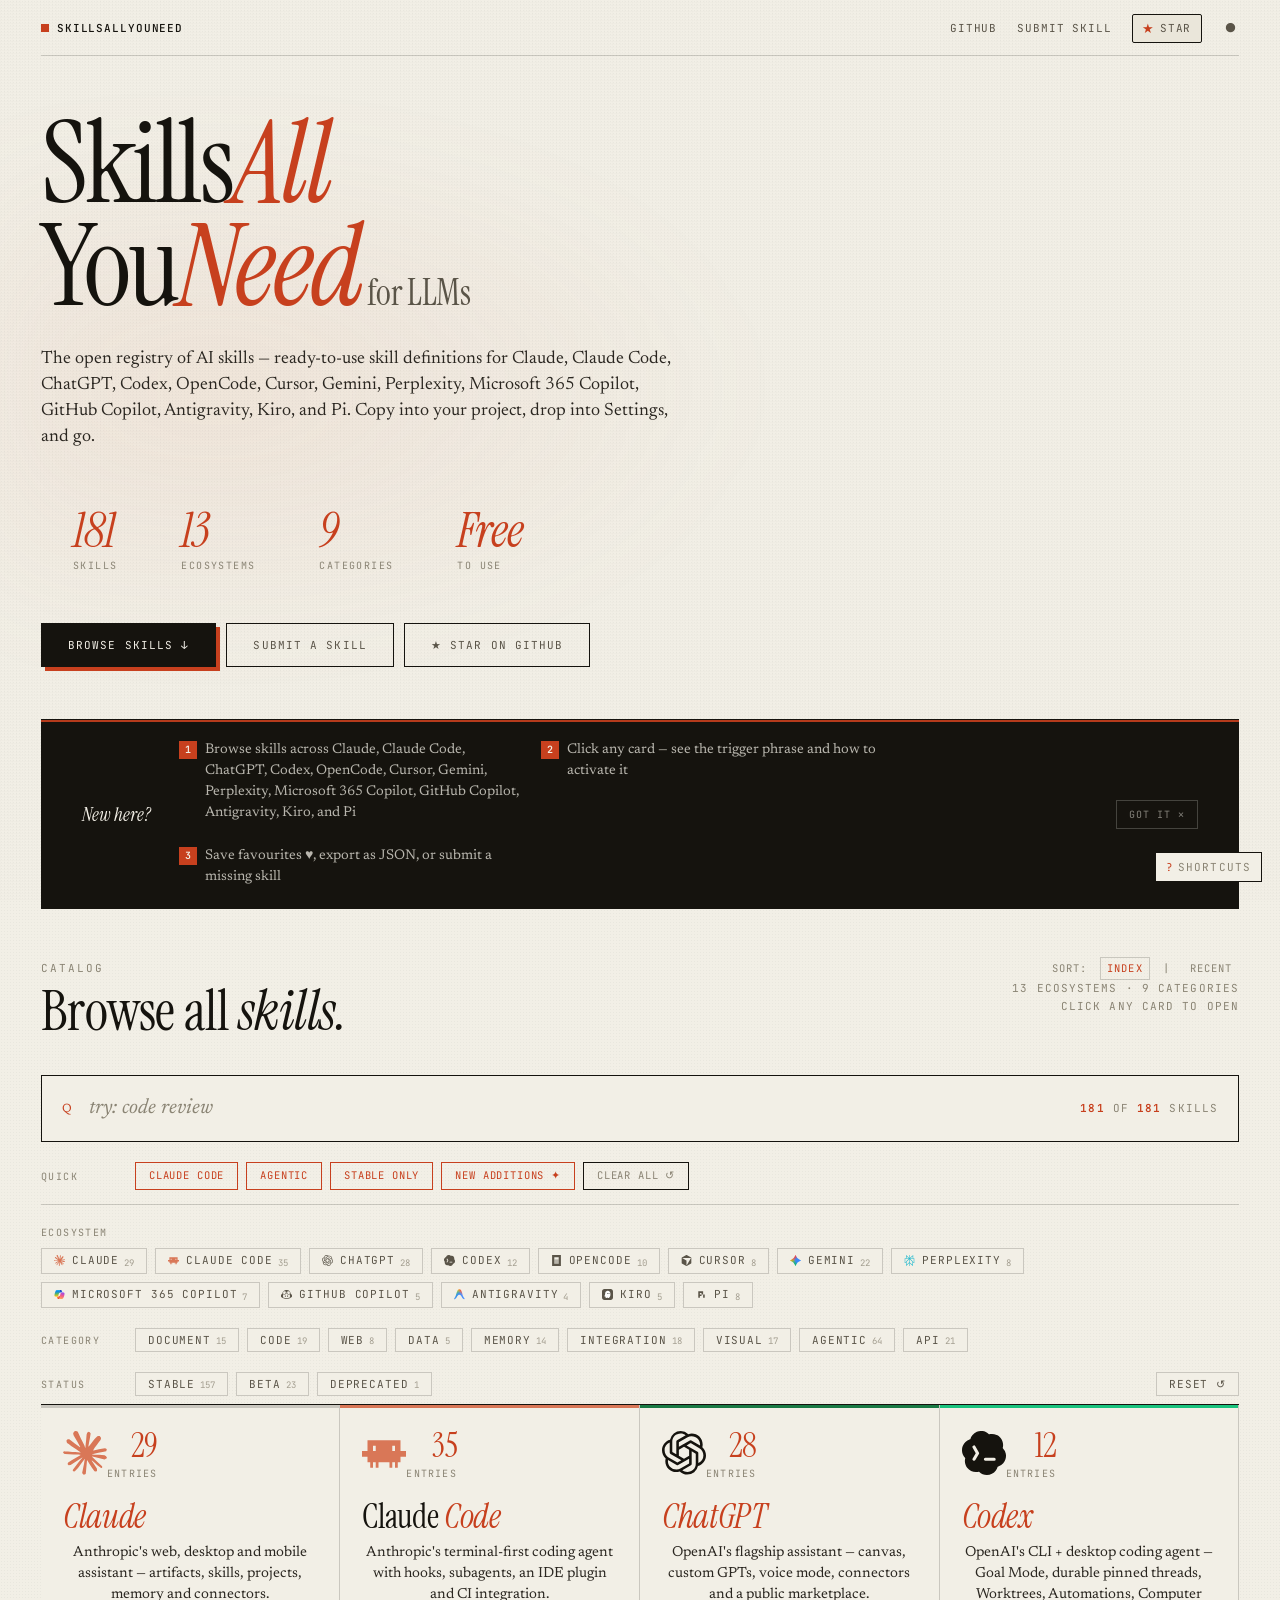
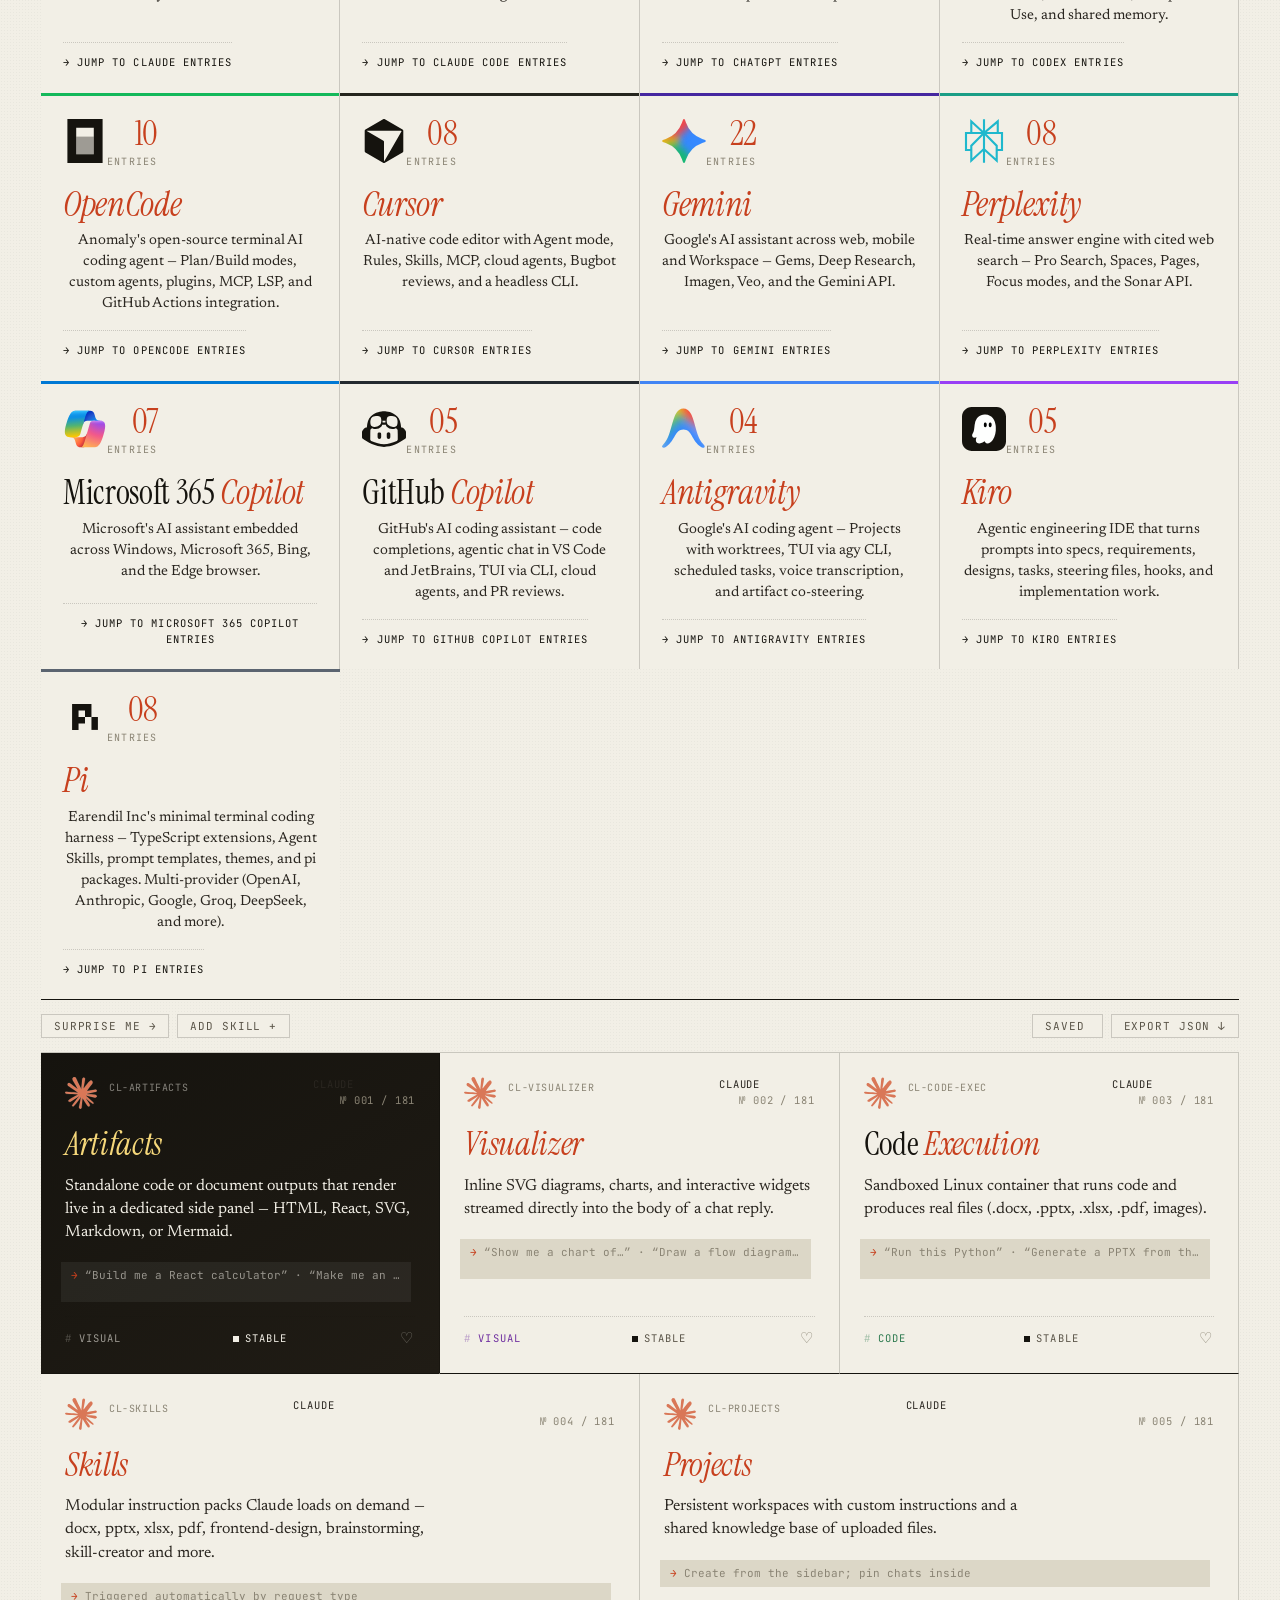
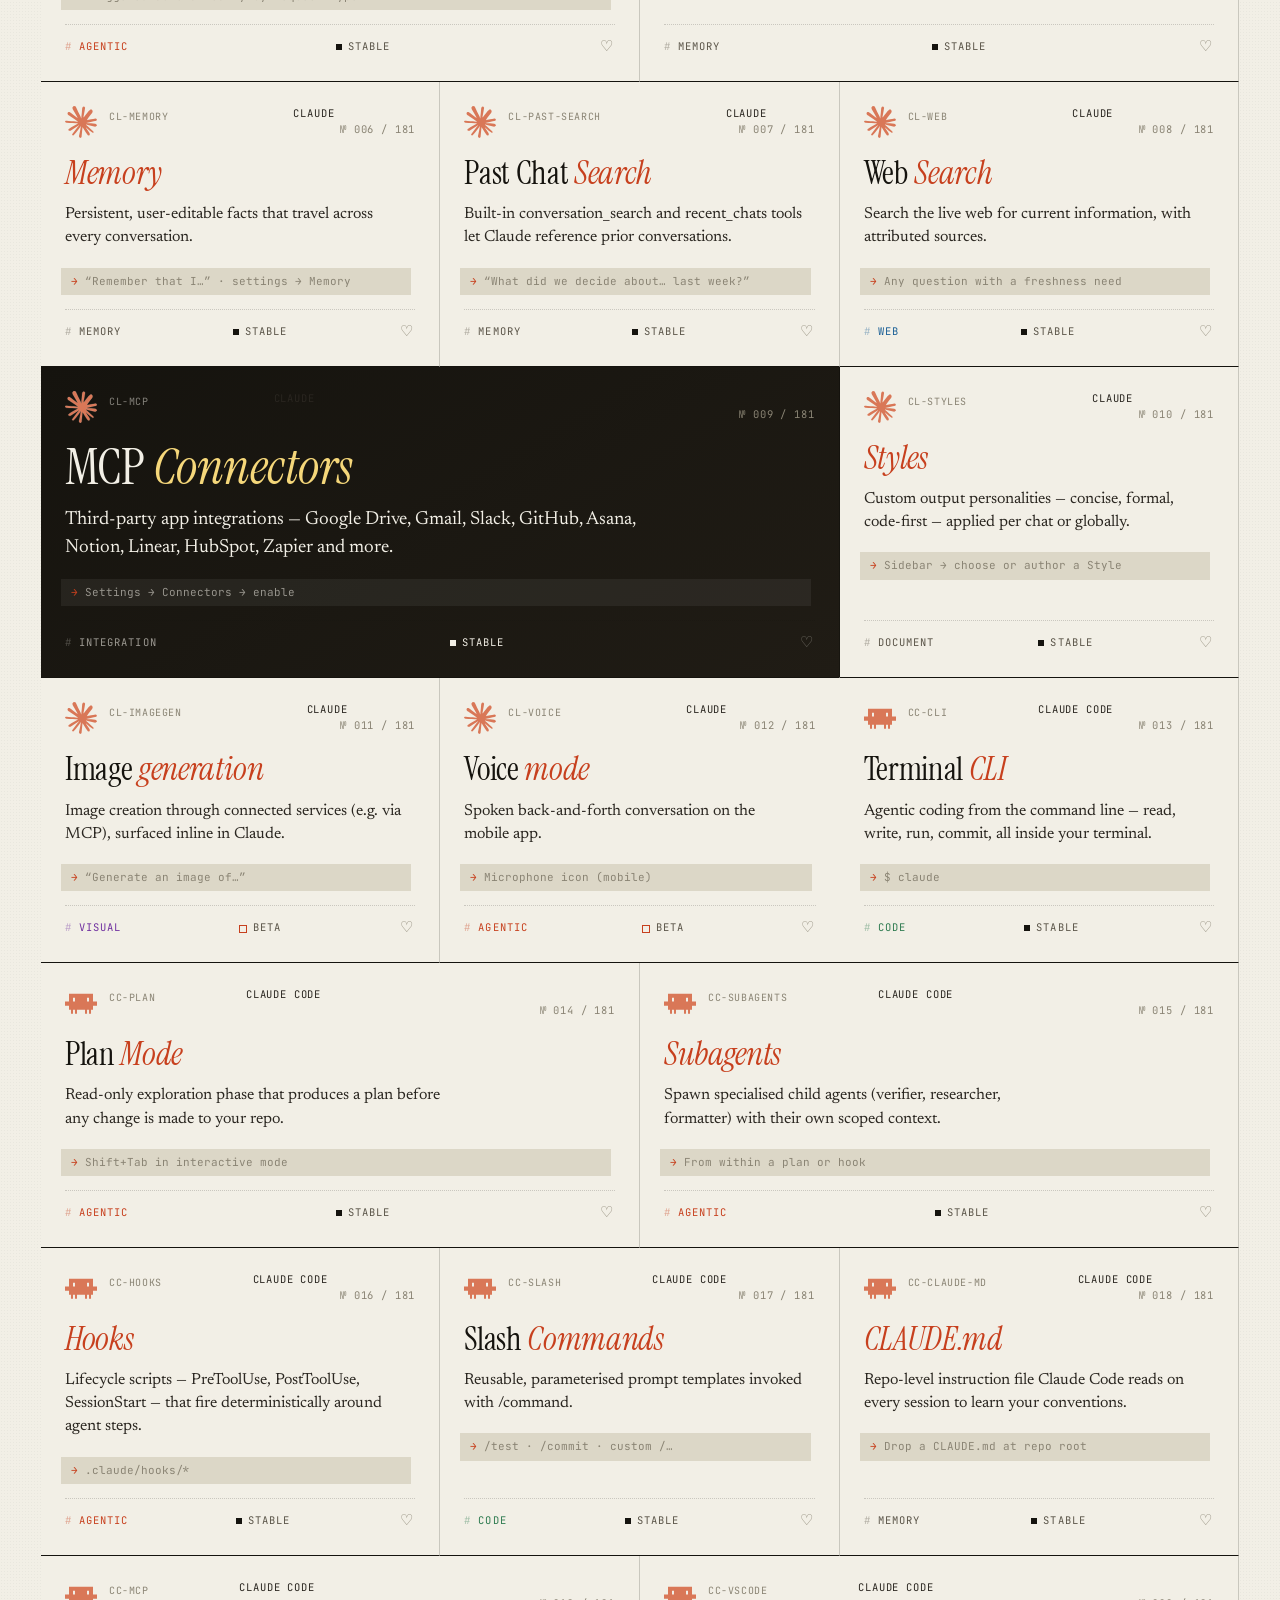
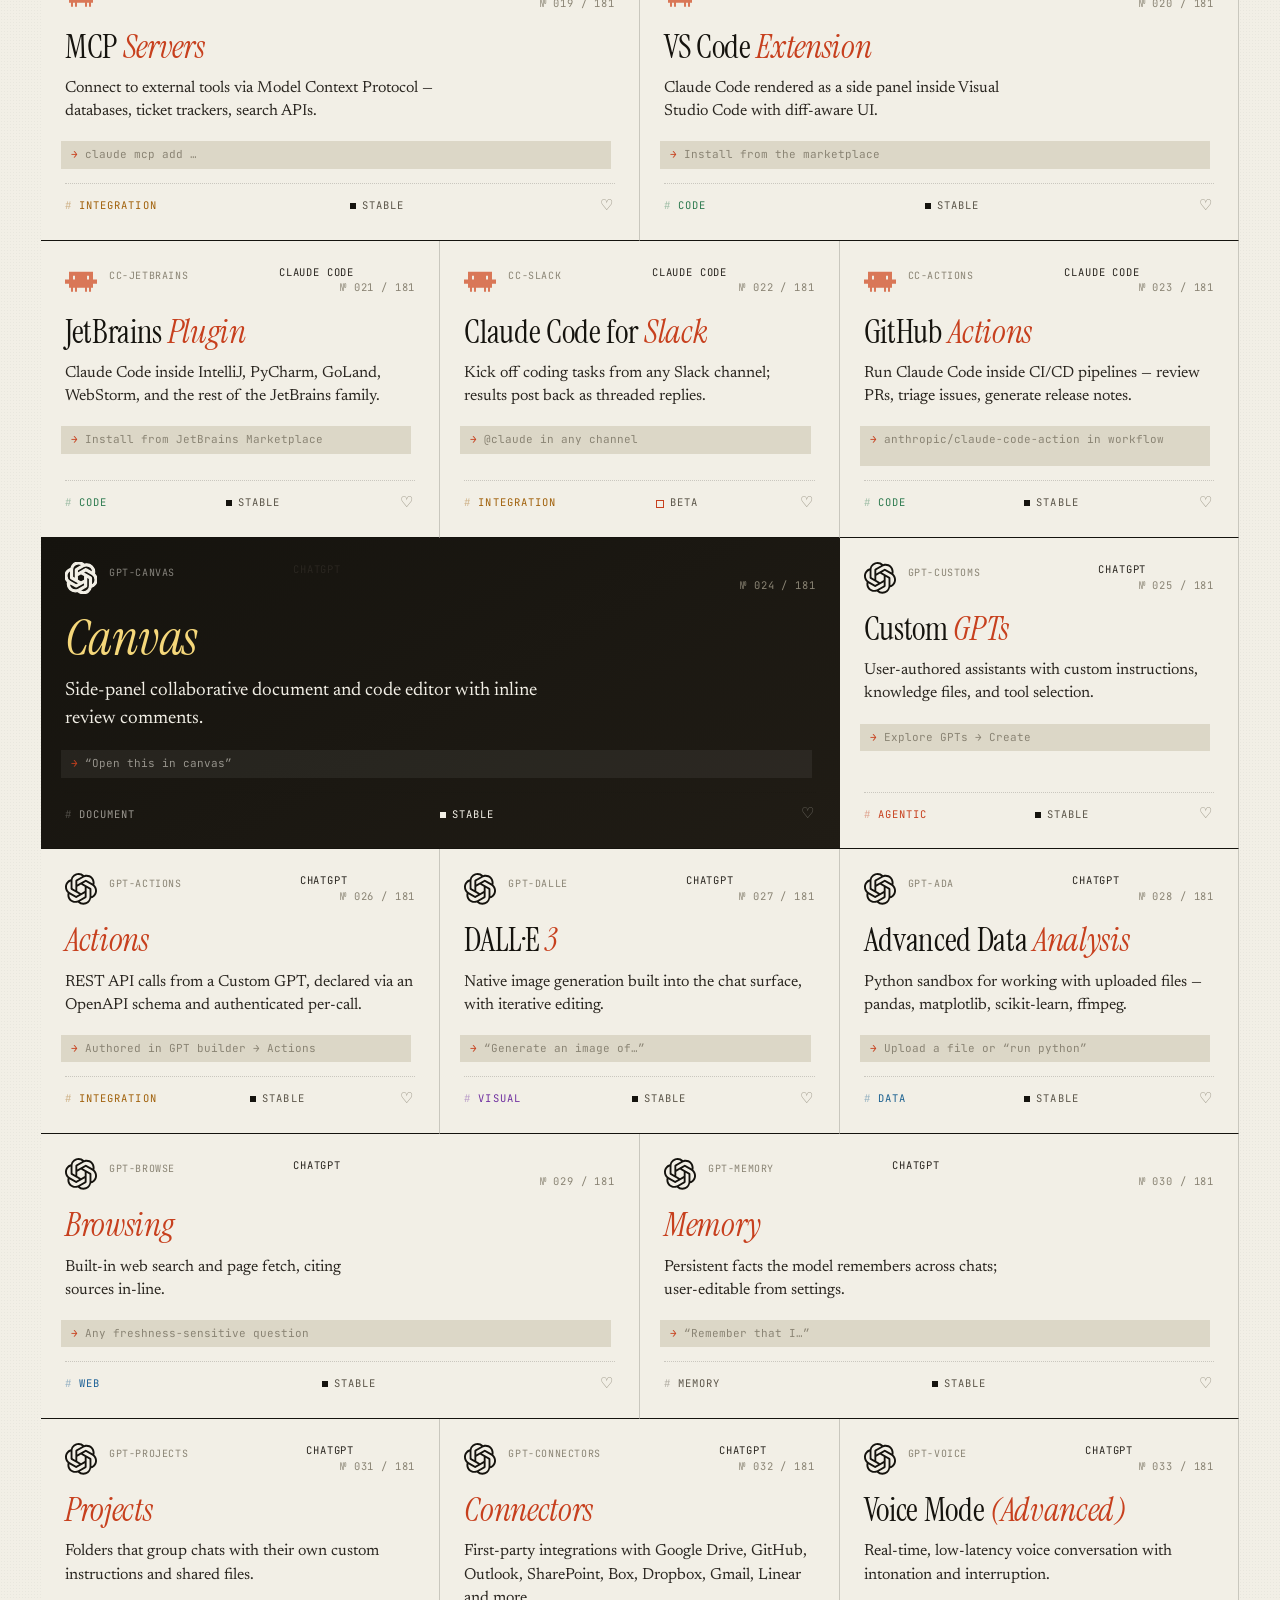
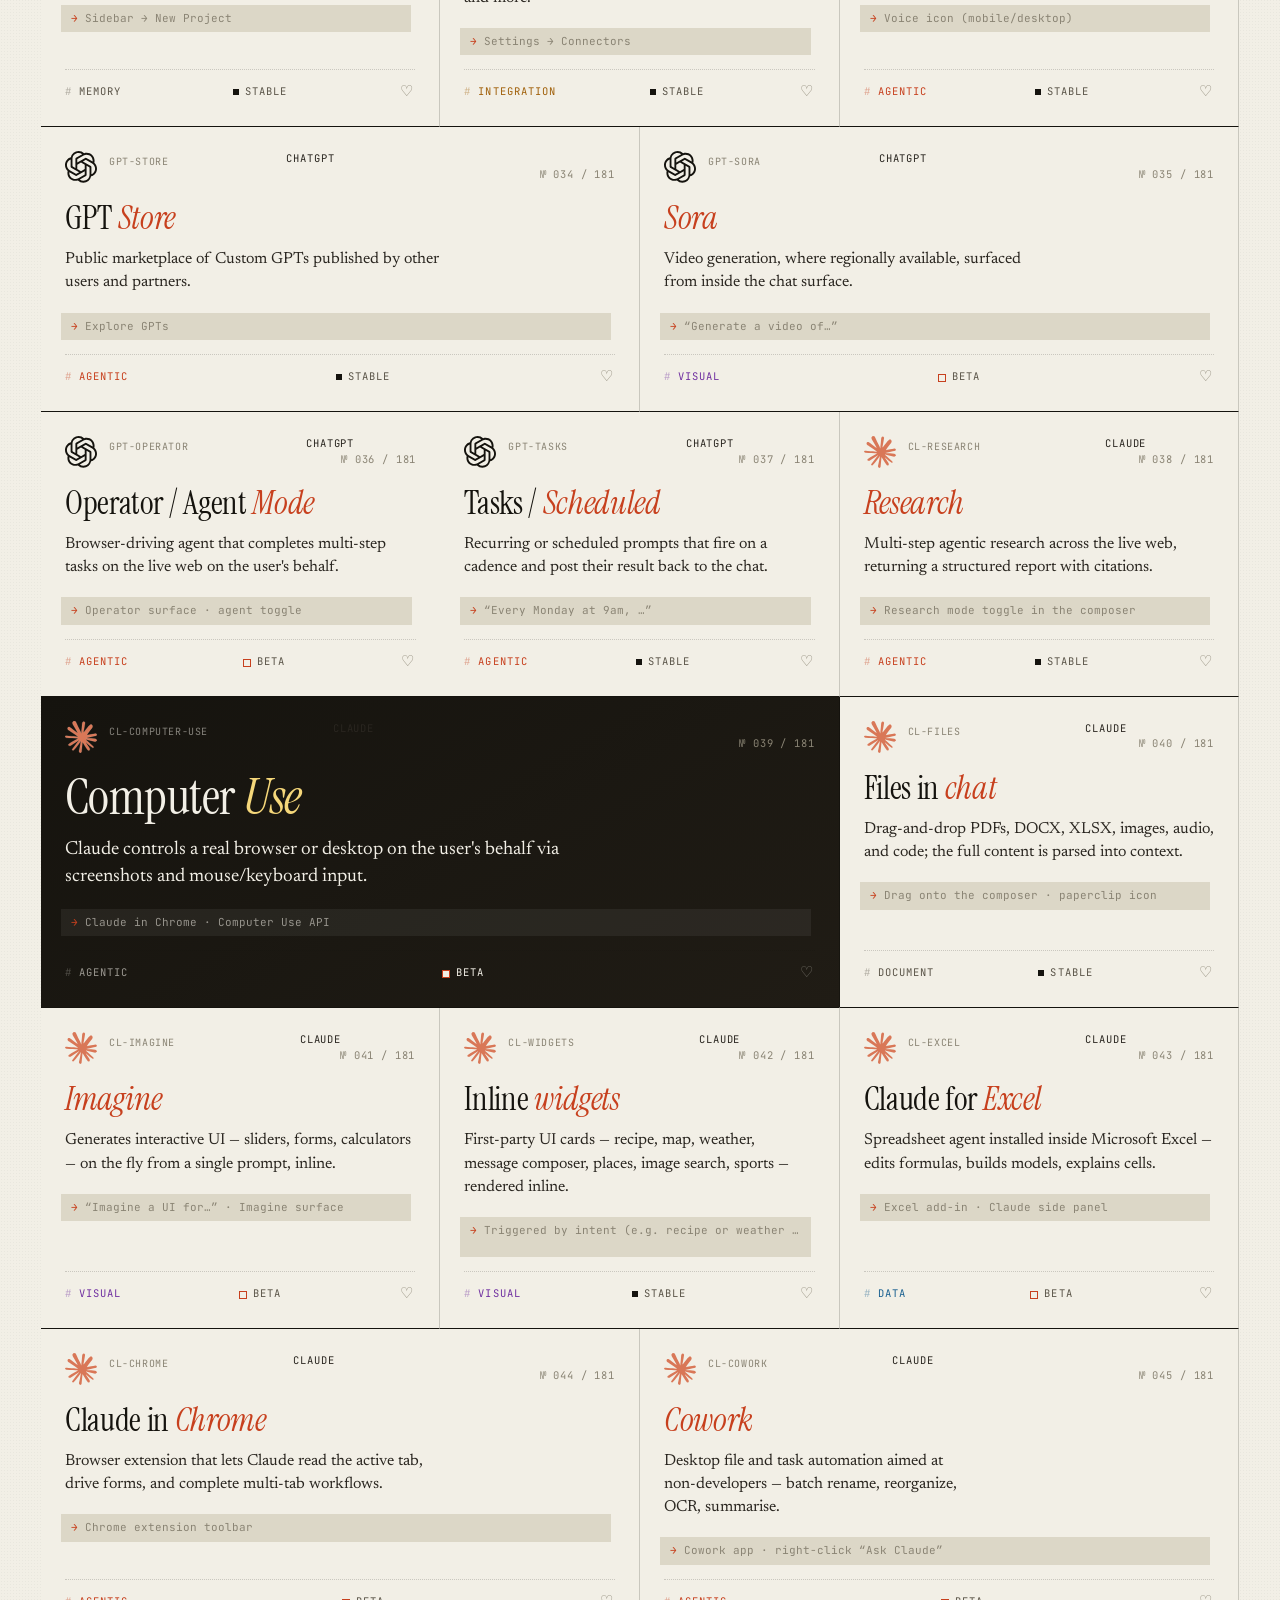
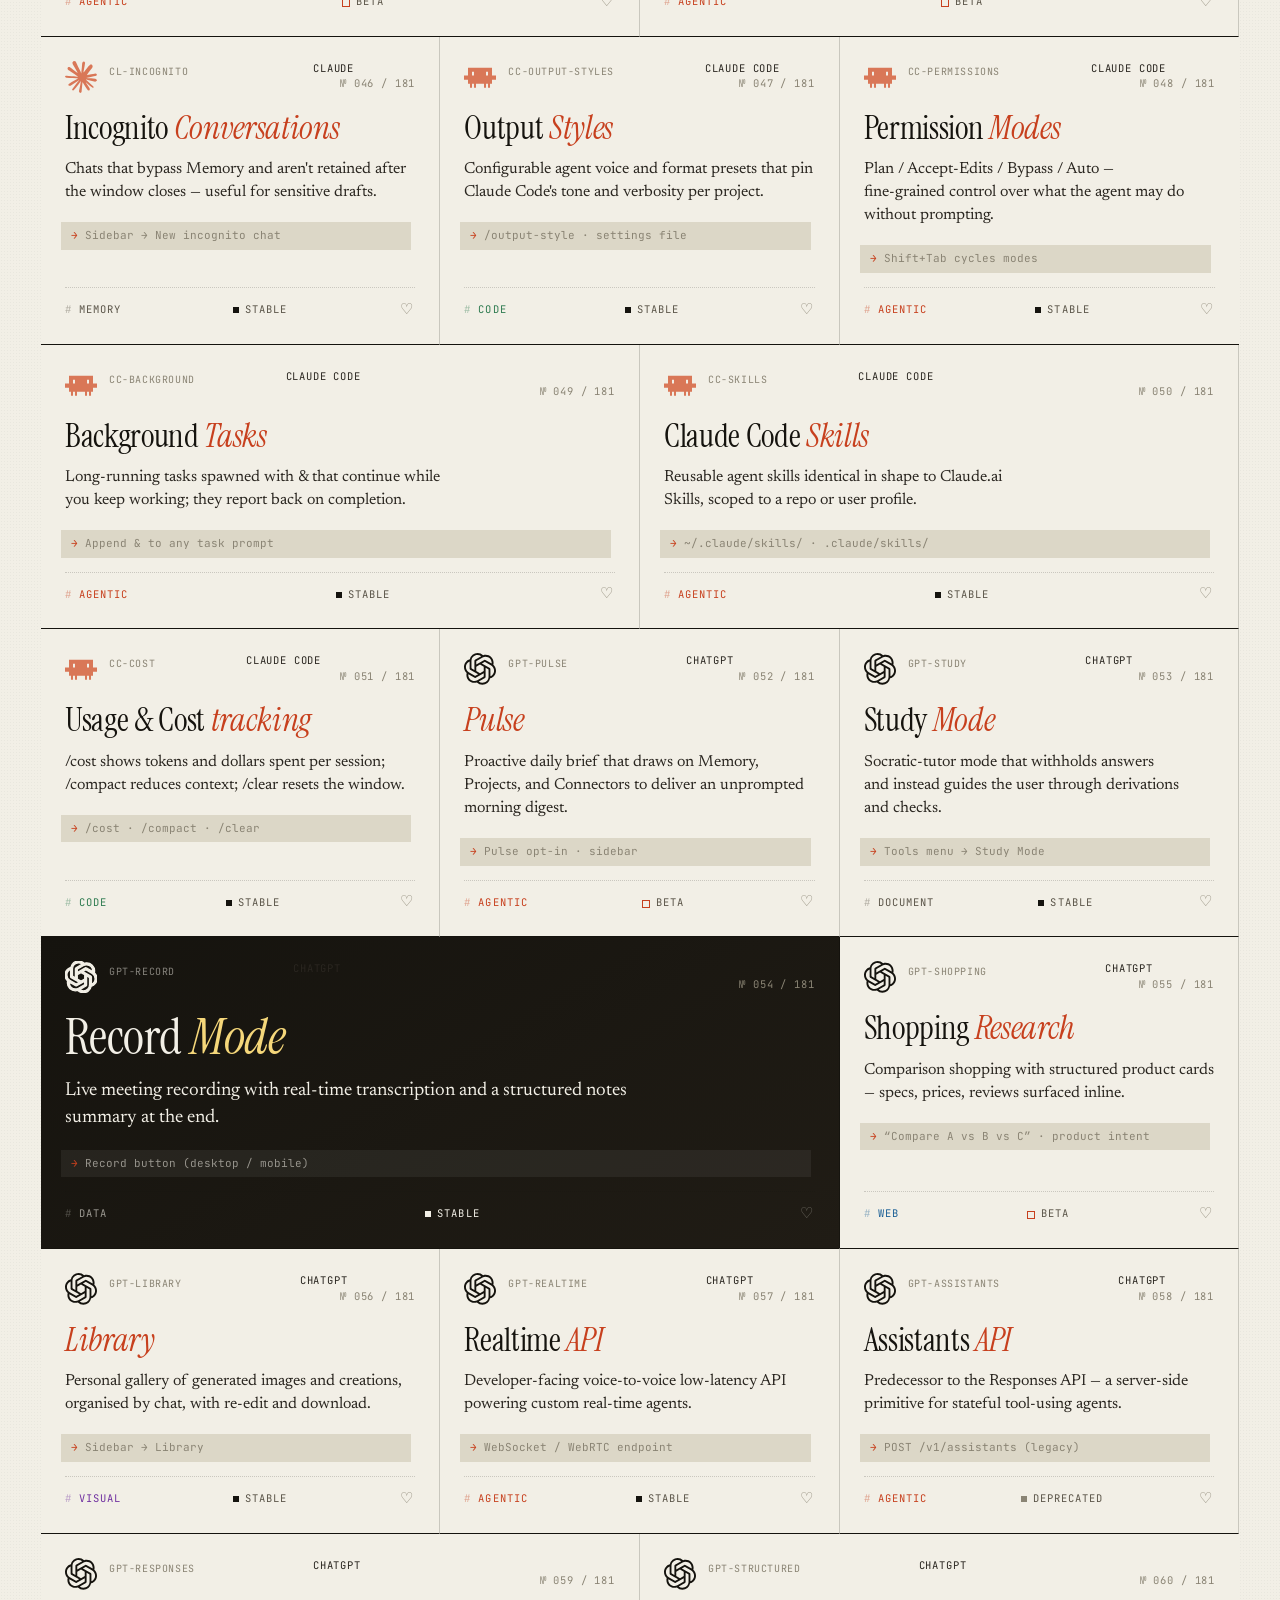
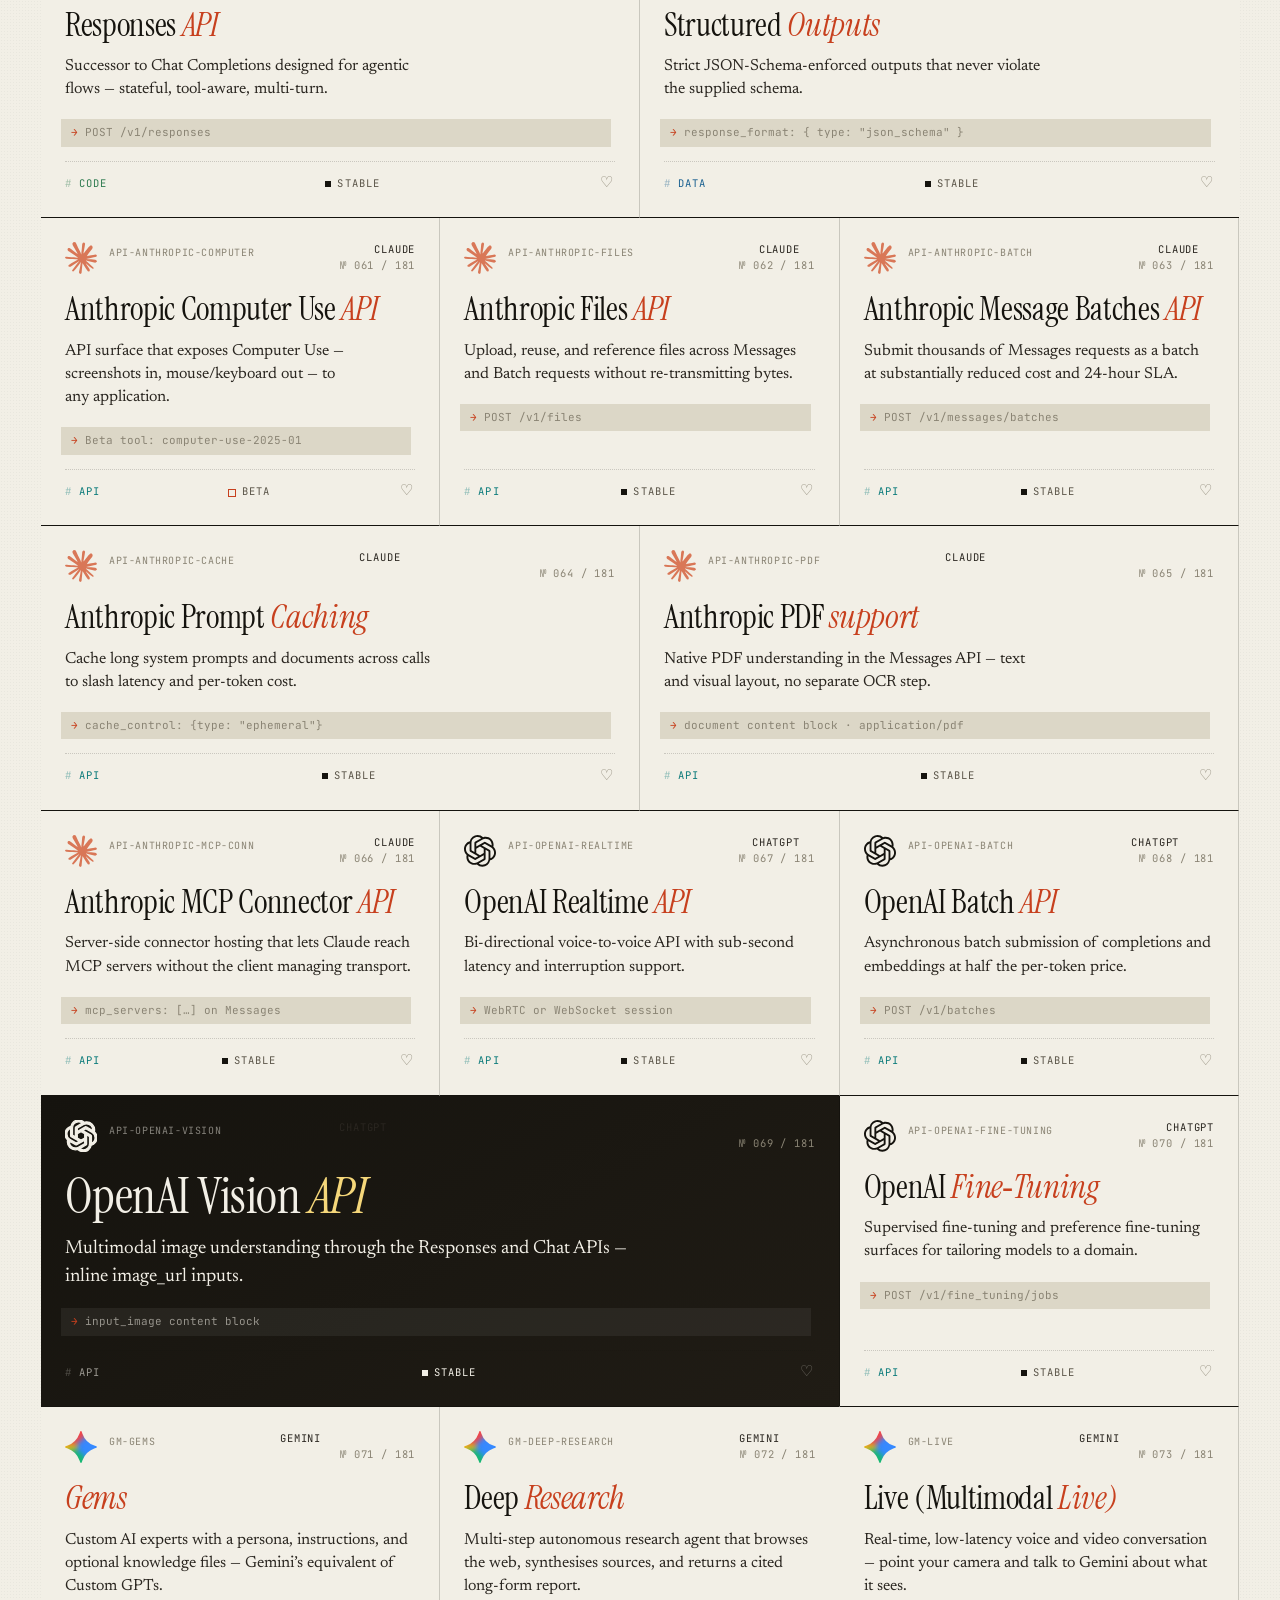
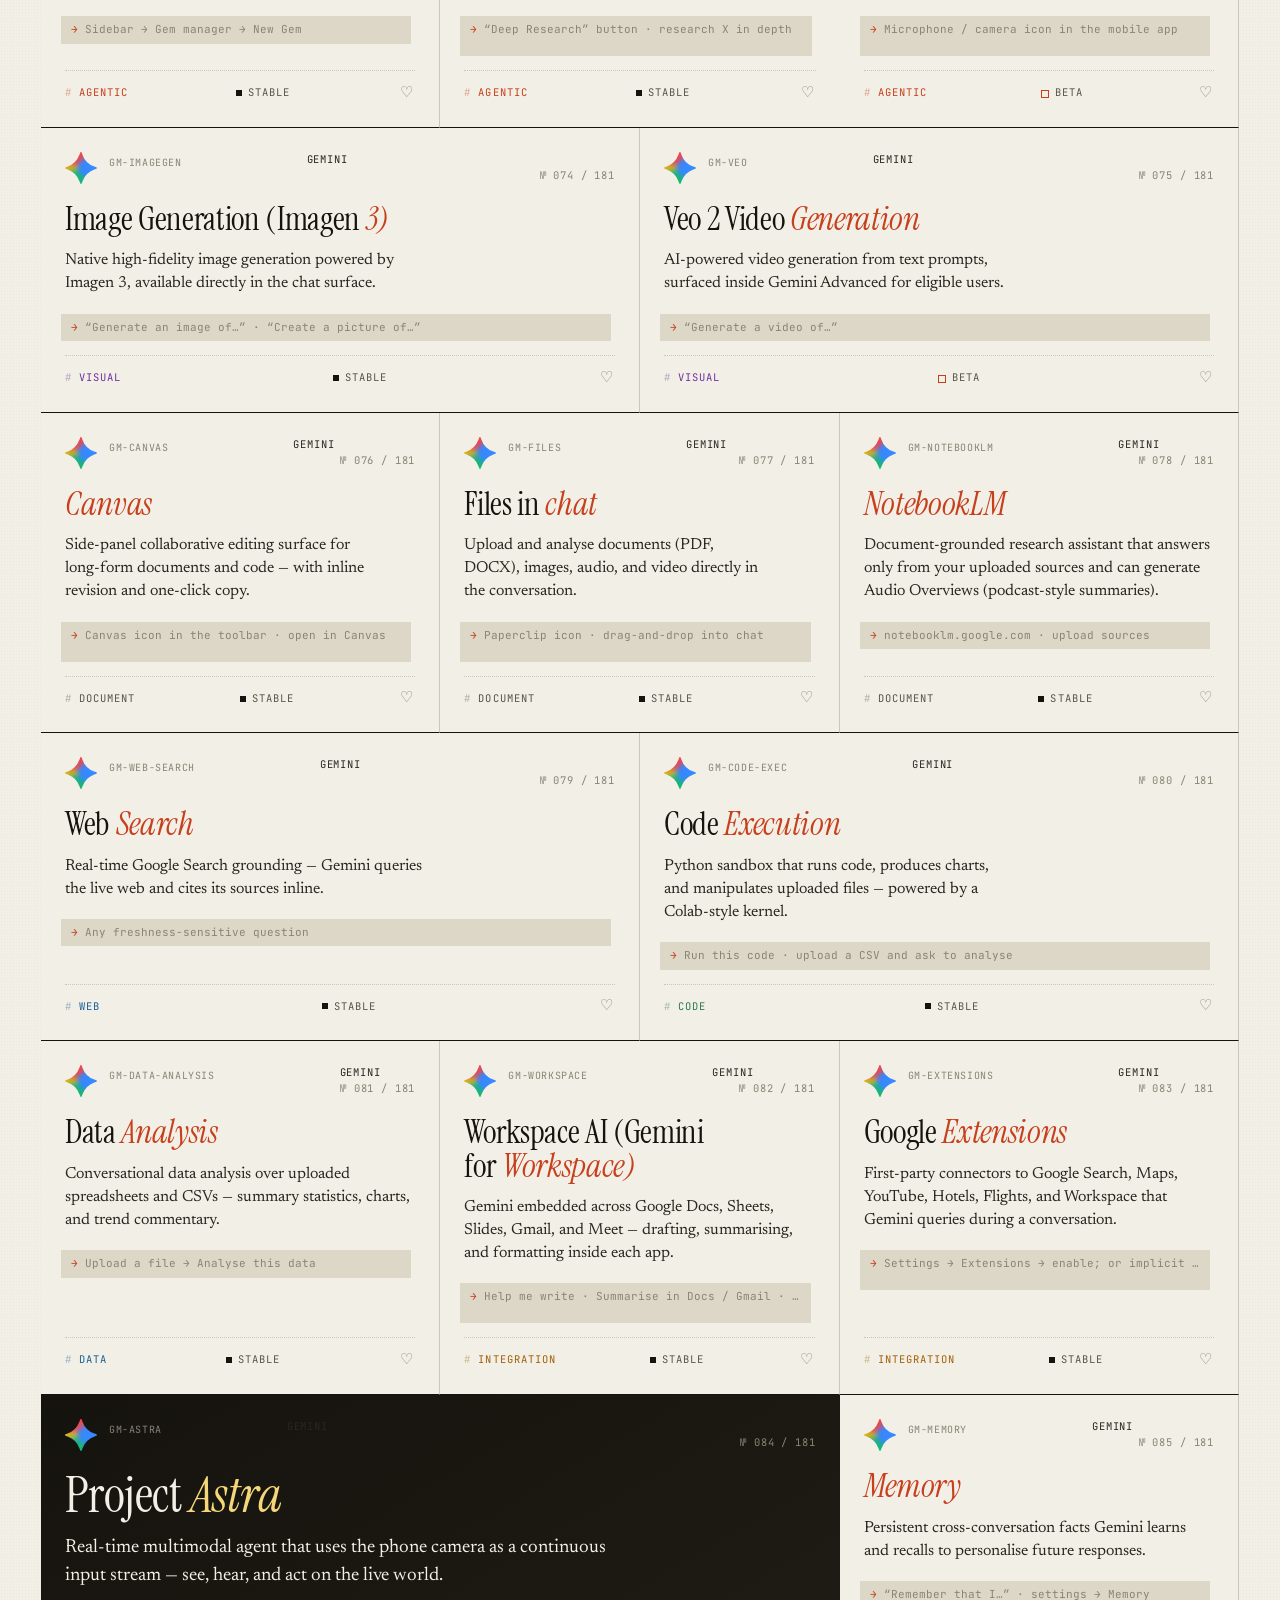
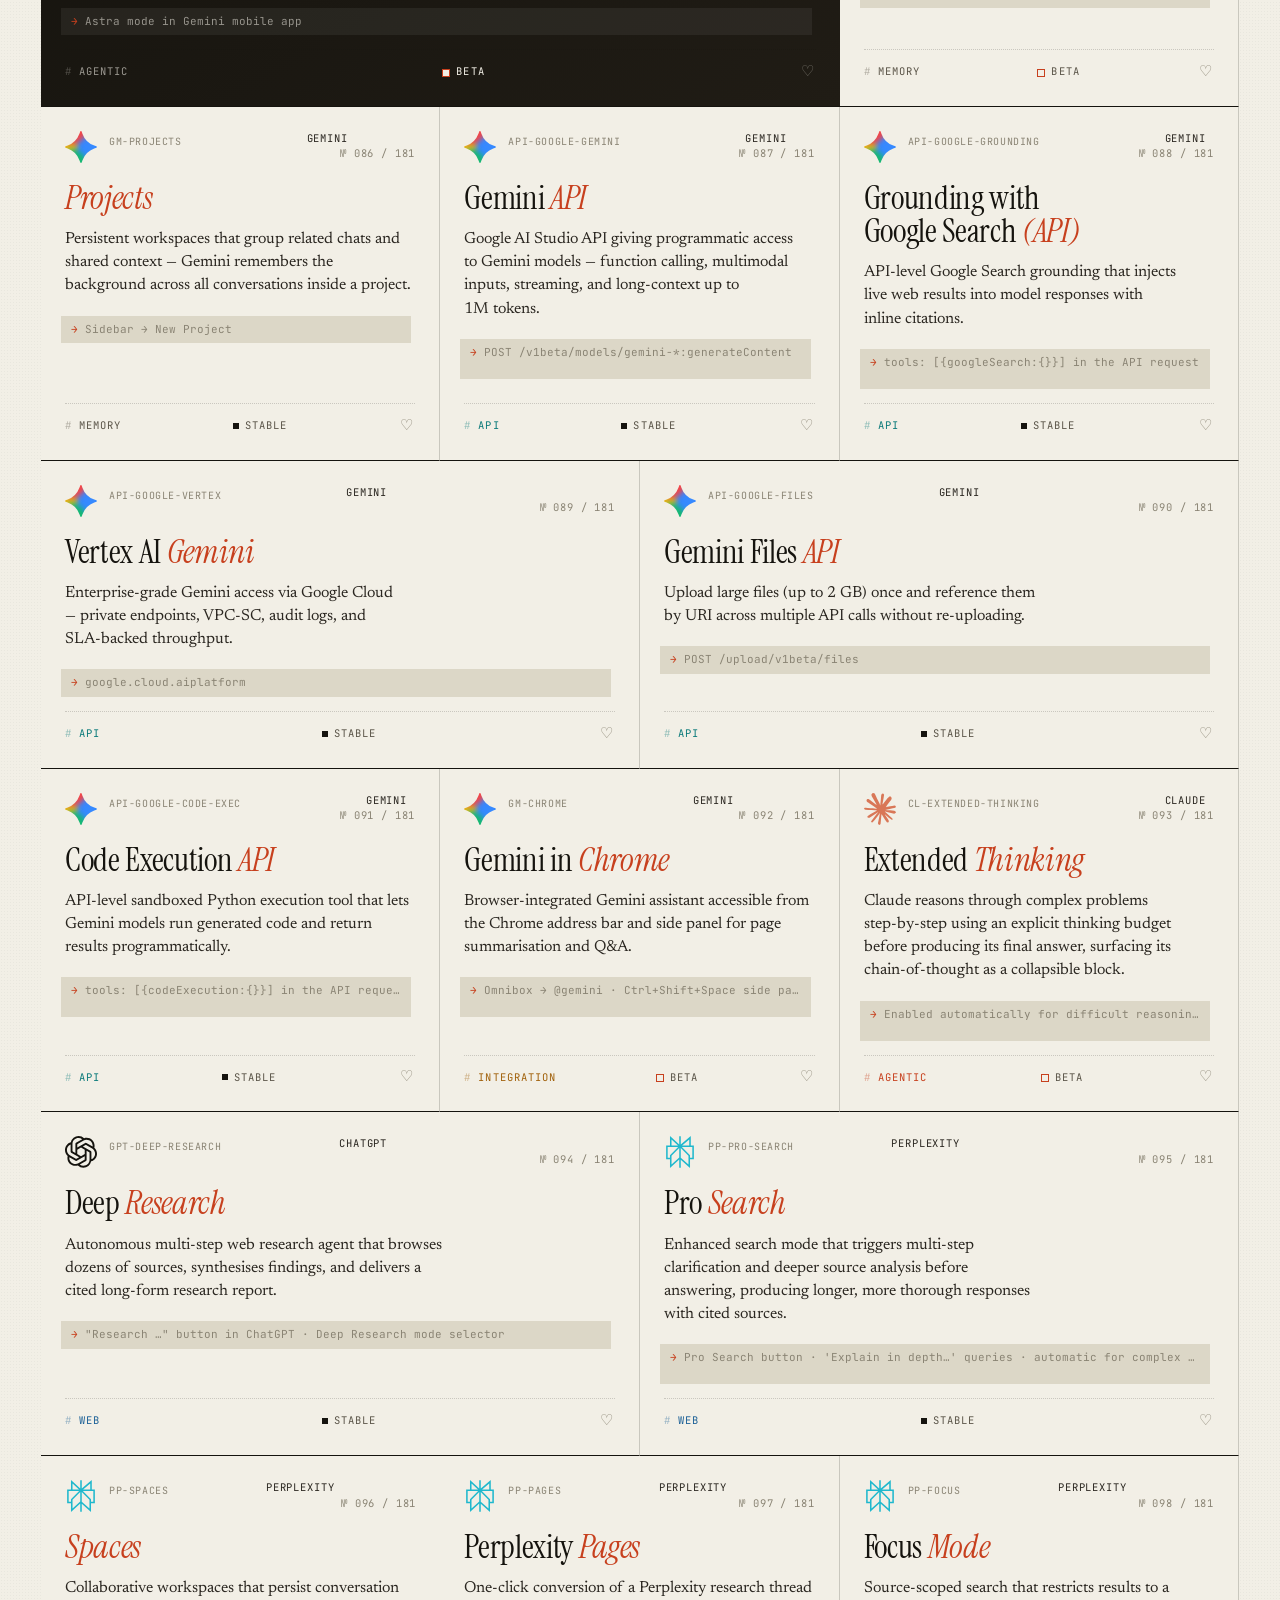
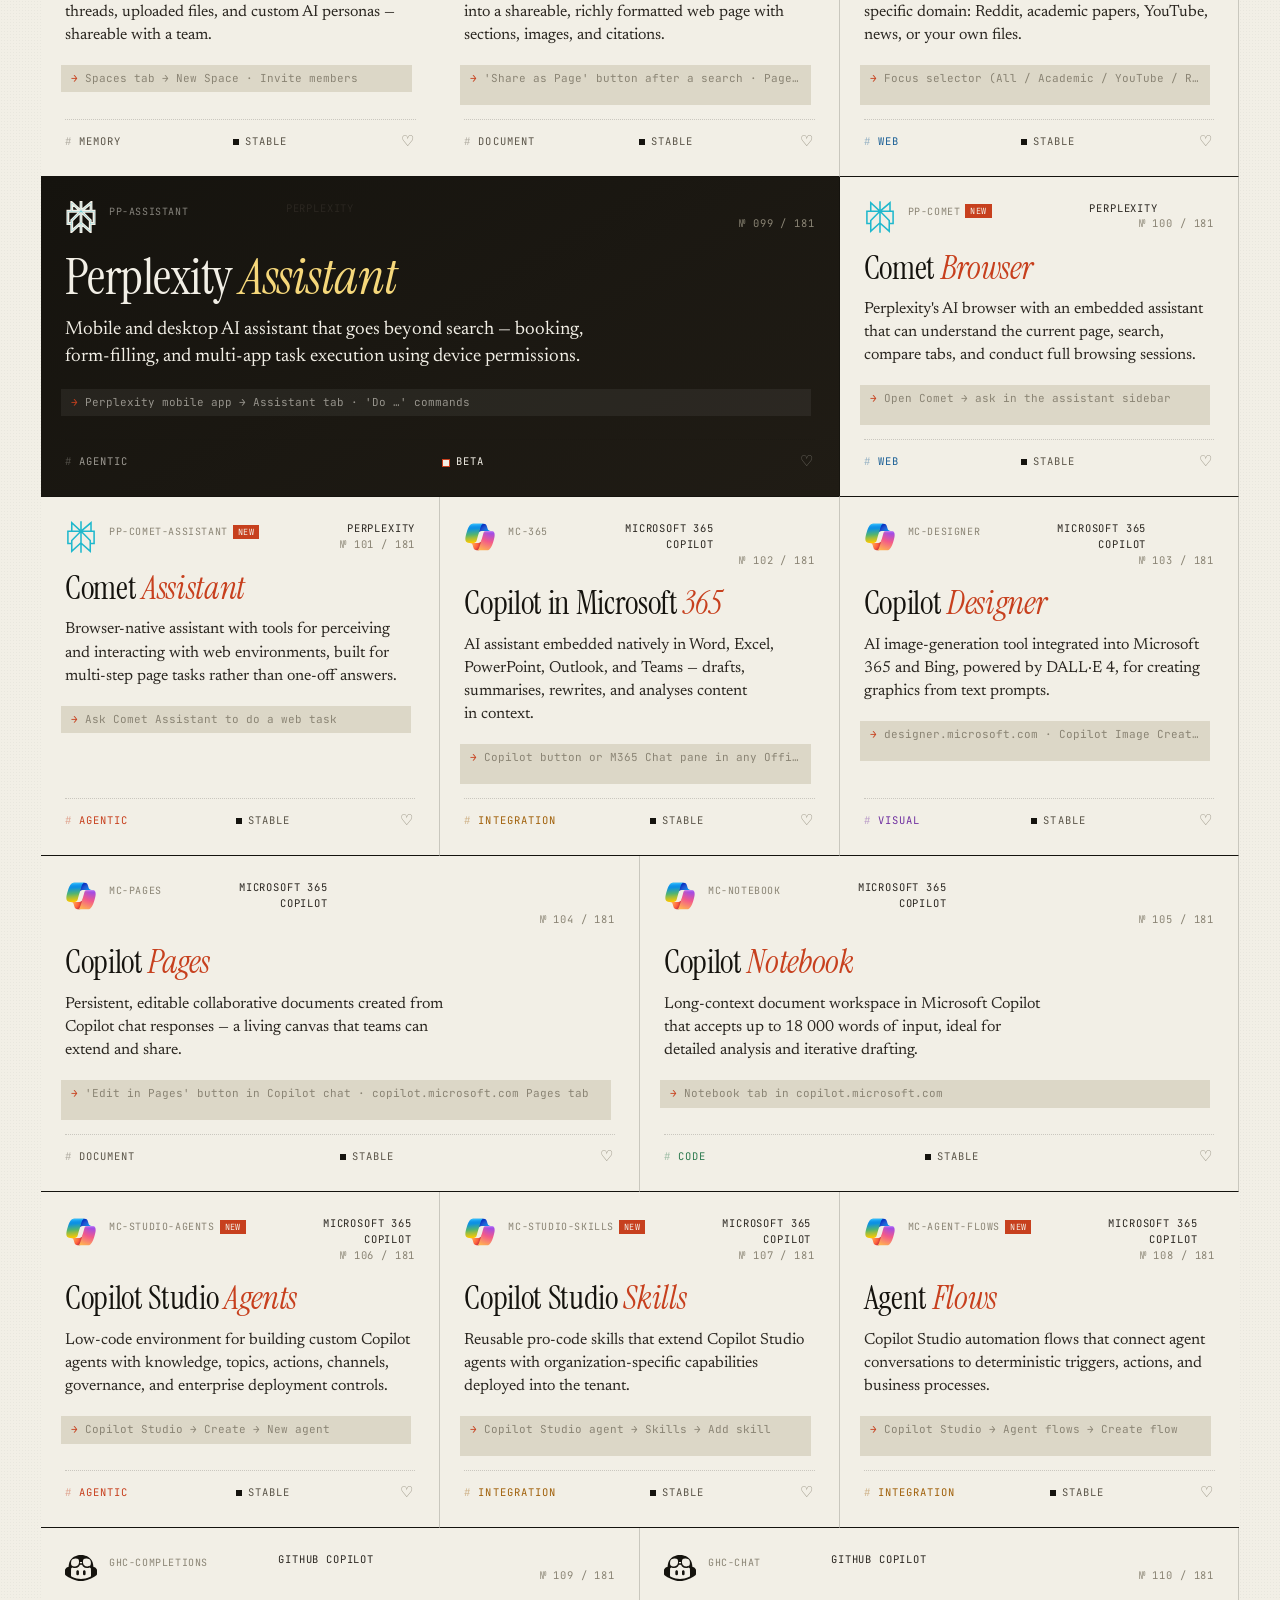
<file: index.html>
<!doctype html>
<html lang="en">
<head>
<meta charset="utf-8" />
<meta name="viewport" content="width=device-width,initial-scale=1" />
<title>SkillsAllYouNeed for LLMs — The Open Registry of AI Skills</title>

<!-- Favicon & PWA -->
<link rel="icon" type="image/svg+xml" href="favicon.svg">
<link rel="apple-touch-icon" href="favicon.svg">
<link rel="manifest" href="manifest.json">
<meta name="theme-color" content="#F2EFE6" media="(prefers-color-scheme: light)">
<meta name="theme-color" content="#17140F"  media="(prefers-color-scheme: dark)">

<!-- SEO -->
<meta name="description" content="The open registry of AI skills — 181 ready-to-use skill definitions for Claude, Claude Code, ChatGPT, Codex, OpenCode, Cursor, Gemini, Perplexity, Microsoft 365 Copilot, GitHub Copilot, Antigravity, Kiro, and Pi. Browse, filter, copy the trigger phrase and go.">
<meta name="keywords" content="AI skills, Claude Code skills, ChatGPT skills, Gemini skills, LLM skills, AI capabilities, Claude skills, Perplexity skills, Copilot skills, OpenCode skills, Codex skills, Cursor skills, Kiro skills, Pi skills, Antigravity skills, GitHub Copilot skills, skill definitions">
<link rel="canonical" href="https://kishormorol.github.io/SkillsAllYouNeed/">

<!-- Open Graph (rich previews on Slack, LinkedIn, iMessage, etc.) -->
<meta property="og:type"        content="website">
<meta property="og:url"         content="https://kishormorol.github.io/SkillsAllYouNeed/">
<meta property="og:title"       content="SkillsAllYouNeed for LLMs — The Open Registry of AI Skills">
<meta property="og:description" content="181 ready-to-use skill definitions for Claude, Claude Code, ChatGPT, Codex, OpenCode, Cursor, Gemini, Perplexity, Microsoft 365 Copilot, GitHub Copilot, Antigravity, Kiro, and Pi. Browse, filter, copy the trigger phrase and go.">
<meta property="og:site_name"   content="SkillsAllYouNeed">

<!-- Twitter / X card -->
<meta name="twitter:card"        content="summary">
<meta name="twitter:title"       content="SkillsAllYouNeed for LLMs">
<meta name="twitter:description" content="181 ready-to-use AI skill definitions for Claude, Claude Code, ChatGPT, Codex, OpenCode, Cursor, Gemini, Perplexity, Microsoft 365 Copilot, GitHub Copilot, Antigravity, Kiro, and Pi. Free, open, filterable.">
<meta name="twitter:site"        content="@kishormorol">

<!-- apply saved theme immediately so there's no flash on reload -->
<script>if(localStorage.getItem("sayn-theme")==="dark")document.documentElement.setAttribute("data-theme","dark");</script>
<link rel="preconnect" href="https://fonts.googleapis.com">
<link rel="preconnect" href="https://fonts.gstatic.com" crossorigin>
<link href="https://fonts.googleapis.com/css2?family=Instrument+Serif:ital@0;1&family=Newsreader:ital,opsz,wght@0,6..72,300;0,6..72,400;0,6..72,500;0,6..72,600;0,6..72,700;1,6..72,300;1,6..72,400&family=JetBrains+Mono:wght@400;500;600&display=swap" rel="stylesheet">
<script>
  /* swap fallback fonts for web fonts once the font files have loaded, so first paint never flashes the wrong face */
  if (document.fonts && document.fonts.ready) {
    document.fonts.ready.then(function () {
      document.documentElement.classList.add("fonts-loaded");
    });
  }
</script>
<link rel="stylesheet" href="styles.css">



<!-- JSON-LD structured data -->
<script type="application/ld+json">
{
  "@context": "https://schema.org",
  "@type": "Dataset",
  "name": "SkillsAllYouNeed for LLMs",
    "description": "The open registry of AI skills — ready-to-use skill definitions for Claude, Claude Code, ChatGPT, Codex, OpenCode, Cursor, Gemini, Perplexity, Microsoft 365 Copilot, GitHub Copilot, Antigravity, Kiro, and Pi.",
  "url": "https://kishormorol.github.io/SkillsAllYouNeed/",
  "license": "https://creativecommons.org/licenses/by/4.0/",
  "creator": {
    "@type": "Person",
    "name": "Md. Kishor Morol"
  },
  "keywords": ["AI skills","Claude","ChatGPT","Gemini","Perplexity","Copilot","OpenCode","Codex","Cursor","GitHub Copilot","Antigravity","Kiro","Pi","LLM","prompt engineering"],
  "distribution": [
    {
      "@type": "DataDownload",
      "encodingFormat": "application/json",
      "contentUrl": "https://kishormorol.github.io/SkillsAllYouNeed/skills.json"
    }
  ]
}
</script>
</head>

<body data-screen-label="SkillsAllYouNeed — single page">

<div class="shell">

  <!-- ─── HERO ─── -->
  <header class="hero" aria-label="Site header">
    <div class="hero-top">
      <div class="hero-brand">
        <span class="hero-dot"></span>
        SkillsAllYouNeed
      </div>
      <nav class="hero-nav" aria-label="Site links">
        <a href="https://github.com/kishormorol/SkillsAllYouNeed" target="_blank" rel="noopener">GitHub</a>
        <a href="https://github.com/kishormorol/SkillsAllYouNeed/issues/new?template=submit-capability.yml" target="_blank" rel="noopener">Submit skill</a>
        <a id="star-btn" class="star-btn"
           href="https://github.com/kishormorol/SkillsAllYouNeed"
           target="_blank" rel="noopener"
           aria-label="Star this project on GitHub"
           title="Star on GitHub">
          <span class="star-icon">★</span>
          Star
          <span class="star-count" id="star-count" style="display:none"></span>
        </a>
        <button class="dark-toggle" id="dark-toggle" aria-label="Toggle dark mode" title="Toggle dark mode">◑</button>
      </nav>
    </div>
    <div class="hero-body">
      <h1>Skills<em>All</em><br/>You<em>Need</em><span class="h1-sub"> for LLMs</span></h1>
      <p class="hero-sub">The open registry of AI skills — ready-to-use skill definitions for Claude, Claude Code, ChatGPT, Codex, OpenCode, Cursor, Gemini, Perplexity, Microsoft 365 Copilot, GitHub Copilot, Antigravity, Kiro, and Pi. Copy into your project, drop into Settings, and go.</p>
      <div class="hero-stats" aria-label="Registry stats">
        <div class="stat"><b id="hero-skill-count">0</b><span>skills</span></div>
        <div class="stat"><b>13</b><span>ecosystems</span></div>
        <div class="stat"><b>9</b><span>categories</span></div>
        <div class="stat"><b>Free</b><span>to use</span></div>
      </div>
      <div class="hero-cta">
        <a href="#catalog-section" class="cta-primary">Browse skills ↓</a>
        <a href="https://github.com/kishormorol/SkillsAllYouNeed/issues/new?template=submit-capability.yml" target="_blank" rel="noopener" class="cta-ghost">Submit a skill</a>
        <a href="https://github.com/kishormorol/SkillsAllYouNeed" target="_blank" rel="noopener" class="cta-ghost star-cta" aria-label="Star on GitHub">
          ★ Star on GitHub
          <span id="star-count-cta" class="star-count-cta"></span>
        </a>
      </div>
    </div>
  </header>

  <!-- ─── ONBOARDING STRIP (shown once, dismissible) ─── -->
  <div class="onboarding-strip" id="onboarding-strip" aria-label="Welcome guide">
    <div class="onboarding-inner">
      <div class="onboarding-title">New here?</div>
      <div class="onboarding-steps">
        <div class="onboarding-step"><span class="step-num">1</span><span>Browse skills across Claude, Claude Code, ChatGPT, Codex, OpenCode, Cursor, Gemini, Perplexity, Microsoft 365 Copilot, GitHub Copilot, Antigravity, Kiro, and Pi</span></div>
        <div class="onboarding-step"><span class="step-num">2</span><span>Click any card — see the trigger phrase and how to activate it</span></div>
        <div class="onboarding-step"><span class="step-num">3</span><span>Save favourites ♥, export as JSON, or submit a missing skill</span></div>
      </div>
      <button class="onboarding-dismiss" id="onboarding-dismiss" aria-label="Dismiss welcome guide">Got it ✕</button>
    </div>
  </div>

  <!-- ─── CATALOG + FILTERS (combined) ─── -->
  <section class="section tight" id="catalog-section">
    <div class="section-head">
      <div>
        <div class="label">Catalog</div>
        <h2>Browse all <span class="it">skills.</span></h2>
      </div>
      <div class="right">
        <span class="sort-toggle" aria-label="Sort entries">
          sort:&nbsp;
          <a id="sort-index" class="on" tabindex="0" role="button">index</a>&nbsp;|&nbsp;
          <a id="sort-recent" tabindex="0" role="button">recent</a>
        </span><br/>
        13 ecosystems · 9 categories<br/>
        click any card to open
      </div>
    </div>

    <!-- ── Filters ── -->
    <div class="filters" id="filters-section">
      <!-- search -->
      <div class="search-wrap">
        <span class="lbl">Q</span>
        <input id="q" type="search" placeholder="search names, descriptions, triggers…" aria-label="Search skills" />
        <span class="count"><b id="count">181</b>&nbsp;of&nbsp;<b id="total-count">181</b>&nbsp;skills</span>
      </div>

      <!-- quick presets -->
      <div class="filter-row preset-row" role="group" aria-label="Quick filter presets">
        <span class="lbl">Quick</span>
        <button class="preset-btn" data-preset="claude-code" aria-label="Show Claude Code skills only">Claude Code</button>
        <button class="preset-btn" data-preset="agentic"    aria-label="Show Agentic category only">Agentic</button>
        <button class="preset-btn" data-preset="stable"     aria-label="Show Stable skills only">Stable only</button>
        <button class="preset-btn" data-preset="new"        aria-label="Show newly added skills">New additions ✦</button>
        <button class="preset-btn preset-clear" data-preset="clear" aria-label="Clear all filters">Clear all ↺</button>
      </div>

      <!-- ecosystem chips -->
      <div class="filter-row" role="group" aria-label="Filter by ecosystem">
        <span class="lbl">Ecosystem</span>
        <div id="eco-chips" class="filter-row" style="gap:8px"></div>
      </div>

      <!-- category chips -->
      <div class="filter-row" role="group" aria-label="Filter by category">
        <span class="lbl">Category</span>
        <div id="cat-chips" class="filter-row" style="gap:8px"></div>
      </div>

      <!-- status chips -->
      <div class="filter-row" role="group" aria-label="Filter by status">
        <span class="lbl">Status</span>
        <div id="status-chips" class="filter-row" style="gap:8px"></div>
        <button class="chip" id="reset" style="margin-left:auto" aria-label="Reset all filters">Reset ↺</button>
      </div>
    </div>
    <div id="active-filters" class="active-filters" aria-live="polite"></div>

    <!-- ── Ecosystem strip ── -->
    <div id="eco-strip" class="eco-strip" aria-label="Jump to an ecosystem"></div>

    <!-- ── Grid toolbar ── -->
    <div class="grid-toolbar" id="grid-toolbar">
      <button id="surprise-btn" class="chip" aria-label="Open a random skill">Surprise me →</button>
      <button id="add-skill-btn" class="chip" aria-label="Add a new skill">Add skill +</button>
      <span class="spacer"></span>
      <button id="fav-filter-btn" class="chip" aria-pressed="false" aria-label="Show saved skills only">Saved <span id="fav-count" class="badge"></span></button>
      <button id="export-btn" class="chip" aria-label="Export visible skills as JSON">Export JSON ↓</button>
    </div>

    <div id="grid" class="grid" aria-live="polite" style="border-top:0"></div>
  </section>

  <!-- ─── CAPABILITY MATRIX ─── -->
  <section class="section" id="matrix-section">
    <div class="section-head">
      <div>
        <div class="label">Compare</div>
        <h2>Capability <span class="it">matrix.</span></h2>
      </div>
      <div class="right">
        <span id="matrix-count">36</span> capabilities<br/>
        <span id="matrix-ecosystem-count">13</span> ecosystems<br/>
        scroll horizontally to compare
      </div>
    </div>

    <div class="matrix-wrap" role="region" aria-label="Capability comparison table, horizontally scrollable" tabindex="0">
      <table class="matrix" id="matrix">
        <caption><b>Comparison.</b> &nbsp;Side-by-side capability coverage across every catalogued ecosystem. Cells are coded ✓ supported · ✗ not supported · partial (limited or via third party).</caption>
      </table>
    </div>
  </section>

  <!-- ─── CONTRIBUTE BANNER ─── -->
  <section class="section tight" id="contribute-section">
    <div class="section-head">
      <div>
        <div class="label">Contribute</div>
        <h2>Missing a <span class="it">skill?</span></h2>
      </div>
      <div class="right">
        Open a GitHub issue<br/>
        reviewed within days<br/>
        added to the registry
      </div>
    </div>
    <div class="contribute-grid" style="display:grid;grid-template-columns:1fr 1fr;gap:0;border-top:1px solid var(--rule)">
      <a href="https://github.com/kishormorol/SkillsAllYouNeed/issues/new?template=submit-capability.yml"
         target="_blank" rel="noopener"
         style="display:flex;flex-direction:column;padding:32px 28px;border-right:1px solid var(--rule-soft);text-decoration:none;transition:background .14s ease;"
         onmouseover="this.style.background='var(--paper-2)'" onmouseout="this.style.background=''">
        <span style="font-family:var(--serif-display);font-size:clamp(28px,3vw,40px);line-height:1;margin-bottom:10px;">Submit a <em style="color:var(--accent)">capability</em></span>
        <span style="font-family:var(--serif-body);font-size:16px;color:var(--ink-2);line-height:1.45;max-width:40ch;">Know a first‑party skill we're missing? Fill in the structured form — name, ecosystem, trigger, how-to, example, source — and we'll add it.</span>
        <span style="font-family:var(--mono);font-size:11px;text-transform:uppercase;letter-spacing:.1em;color:var(--accent);margin-top:20px;">→ Open submission form</span>
      </a>
      <a href="https://github.com/kishormorol/SkillsAllYouNeed/issues/new?template=report-correction.yml"
         target="_blank" rel="noopener"
         style="display:flex;flex-direction:column;padding:32px 28px;text-decoration:none;transition:background .14s ease;"
         onmouseover="this.style.background='var(--paper-2)'" onmouseout="this.style.background=''">
        <span style="font-family:var(--serif-display);font-size:clamp(28px,3vw,40px);line-height:1;margin-bottom:10px;">Report a <em style="color:var(--accent)">correction</em></span>
        <span style="font-family:var(--serif-body);font-size:16px;color:var(--ink-2);line-height:1.45;max-width:40ch;">Spotted an inaccuracy, a broken link, or a status that's changed? Flag it with the skill ID and what it should say.</span>
        <span style="font-family:var(--mono);font-size:11px;text-transform:uppercase;letter-spacing:.1em;color:var(--accent);margin-top:20px;">→ Open correction form</span>
      </a>
    </div>
  </section>

  <!-- ─── COLOPHON ─── -->
  <footer class="colophon">
    <div>
      <h5>About · v2.0</h5>
      <p>An open registry of usable AI skill definitions — Claude Code .md skills, CLAUDE.md templates, Claude.ai skill uploads, ChatGPT custom instructions, and more. Composed in plain HTML &amp; CSS without a framework. <em>v1.x:</em> capability directory with filters, deep‑linking, keyboard shortcuts, favorites, Export JSON. <em>v2.0:</em> redesigned as a skills marketplace; removed academic framing.</p>
    </div>
    <div>
      <h5>Contribute</h5>
      <ul>
        <li><a href="https://github.com/kishormorol/SkillsAllYouNeed/issues/new?template=submit-capability.yml" target="_blank" rel="noopener">→ Submit a skill</a></li>
        <li><a href="https://github.com/kishormorol/SkillsAllYouNeed/issues/new?template=report-correction.yml" target="_blank" rel="noopener">→ Report a correction</a></li>
        <li><a href="https://github.com/kishormorol/SkillsAllYouNeed/commits/main" target="_blank" rel="noopener">→ View changelog</a></li>
        <li><a href="#" id="export-corpus-link">→ Download JSON</a></li>
      </ul>
    </div>
    <div>
      <h5>Maintainer</h5>
      <p>Curated &amp; maintained by <em>Kishor Morol</em>. Contributions welcome — open an issue or PR on GitHub.</p>
      <p style="margin-top:10px"><a href="https://github.com/kishormorol/SkillsAllYouNeed" target="_blank" rel="noopener" style="border-bottom:1px solid var(--rule)">github.com/kishormorol/SkillsAllYouNeed</a></p>
    </div>

    <div class="end">
      <span>© 2026 · SkillsAllYouNeed · CC BY 4.0</span>
      <span>skills · 13 ecosystems · 9 categories</span>
      <span>kishormorol.github.io/SkillsAllYouNeed</span>
    </div>
  </footer>

</div>

<!-- ─── HINT + SHORTCUTS MODAL ─── -->
<button class="hint-key" id="hint-key" aria-label="Show keyboard shortcuts"><kbd>?</kbd>shortcuts</button>
<button class="scroll-top" id="scroll-top" aria-label="Scroll to top">↑ top</button>
<aside class="shortcuts" id="shortcuts" role="dialog" aria-label="Keyboard shortcuts">
  <button class="closeFn" id="closeFn" aria-label="Dismiss shortcuts">✕</button>
  <h6>Footnote</h6>
  <p class="ftitle">Keyboard shortcuts.</p>
  <dl>
    <dt>/</dt><dd>focus the search field</dd>
    <dt>?</dt><dd>toggle this footnote</dd>
    <dt>Esc</dt><dd>close any open sheet or this card</dd>
    <dt>Enter</dt><dd>open the focused skill card</dd>
    <dt>¶</dt><dd>copy a deep link to a skill</dd>
    <dt>j / k</dt><dd>navigate forward / backward through cards</dd>
    <dt>← →</dt><dd>previous / next skill inside an open sheet</dd>
    <dt>f</dt><dd>toggle favorite on focused card or open sheet</dd>
    <dt>r</dt><dd>open a random skill from current results</dd>
  </dl>
</aside>

<!-- ─── ADD SKILL SCRIM ─── -->
<div class="add-scrim" id="add-scrim" role="dialog" aria-modal="true" aria-label="Add a new skill">
  <div class="add-sheet">
    <button class="close" id="add-close-btn" aria-label="Close" style="position:absolute;top:18px;right:18px;font-family:var(--mono);font-size:11px;text-transform:uppercase;letter-spacing:.12em;border:1px solid var(--rule);padding:6px 10px;background:none;cursor:pointer;">Close ✕</button>
    <h3>Add a <span class="it">skill.</span></h3>
    <p class="form-sub">Saves to this browser · survives refreshes · export JSON to back up</p>
    <form id="add-skill-form" novalidate>
      <div class="form-row">
        <div class="form-group">
          <label for="f-name">Name *</label>
          <input id="f-name" type="text" placeholder="e.g. Smart Notes" autocomplete="off" />
        </div>
        <div class="form-group">
          <label for="f-ecosystem">Ecosystem *</label>
          <select id="f-ecosystem">
            <option value="">— select —</option>
            <option>Claude</option>
            <option>Claude Code</option>
            <option>ChatGPT</option>
            <option>Codex</option>
            <option>OpenCode</option>
            <option>Cursor</option>
            <option>Gemini</option>
            <option>Perplexity</option>
            <option>Microsoft 365 Copilot</option>
            <option>GitHub Copilot</option>
            <option>Antigravity</option>
            <option>Kiro</option>
            <option>Pi</option>
          </select>
        </div>
      </div>
      <div class="form-row">
        <div class="form-group">
          <label for="f-category">Category *</label>
          <select id="f-category">
            <option value="">— select —</option>
            <option>Document</option>
            <option>Code</option>
            <option>Web</option>
            <option>Data</option>
            <option>Memory</option>
            <option>Integration</option>
            <option>Visual</option>
            <option>Agentic</option>
            <option>API</option>
          </select>
        </div>
        <div class="form-group">
          <label for="f-status">Status *</label>
          <select id="f-status">
            <option value="">— select —</option>
            <option>Stable</option>
            <option>Beta</option>
            <option>Deprecated</option>
          </select>
        </div>
      </div>
      <div class="form-row full">
        <div class="form-group">
          <label for="f-desc">Description *</label>
          <textarea id="f-desc" rows="2" placeholder="What this skill does in one or two sentences."></textarea>
        </div>
      </div>
      <div class="form-row full">
        <div class="form-group">
          <label for="f-trigger">Trigger phrase *</label>
          <input id="f-trigger" type="text" placeholder='"Phrase that triggers it" · "alternate phrasing"' autocomplete="off" />
        </div>
      </div>
      <div class="form-row full">
        <div class="form-group">
          <label for="f-howto">How to use *</label>
          <input id="f-howto" type="text" placeholder="e.g. Settings → Connectors → enable, or `npm install -g package`" autocomplete="off" />
        </div>
      </div>
      <div class="form-row full">
        <div class="form-group">
          <label for="f-example">Worked example *</label>
          <textarea id="f-example" rows="2" placeholder="A concrete real-world scenario showing the skill in action."></textarea>
        </div>
      </div>
      <div class="form-row full">
        <div class="form-group">
          <label for="f-source">Source URL</label>
          <input id="f-source" type="url" placeholder="https://docs.example.com/this-skill" />
          <span class="id-preview" id="id-preview">id: <b>—</b></span>
        </div>
      </div>
      <div class="form-actions">
        <button type="submit" class="btn-primary">Add to catalog →</button>
        <button type="button" class="btn-ghost" id="add-cancel-btn">Cancel</button>
      </div>
    </form>
  </div>
</div>

<!-- ─── TOAST ─── -->
<div class="toast" id="toast" role="status" aria-live="polite">link copied</div>

<!-- ─── DETAIL SCRIM ─── -->
<div class="scrim" id="scrim" role="dialog" aria-modal="true" aria-labelledby="sheet-title">
  <div class="sheet" id="sheet"></div>
</div>


<script src="data.js"></script>
<script src="scripts.js"></script>
</body>
</html>
</file>
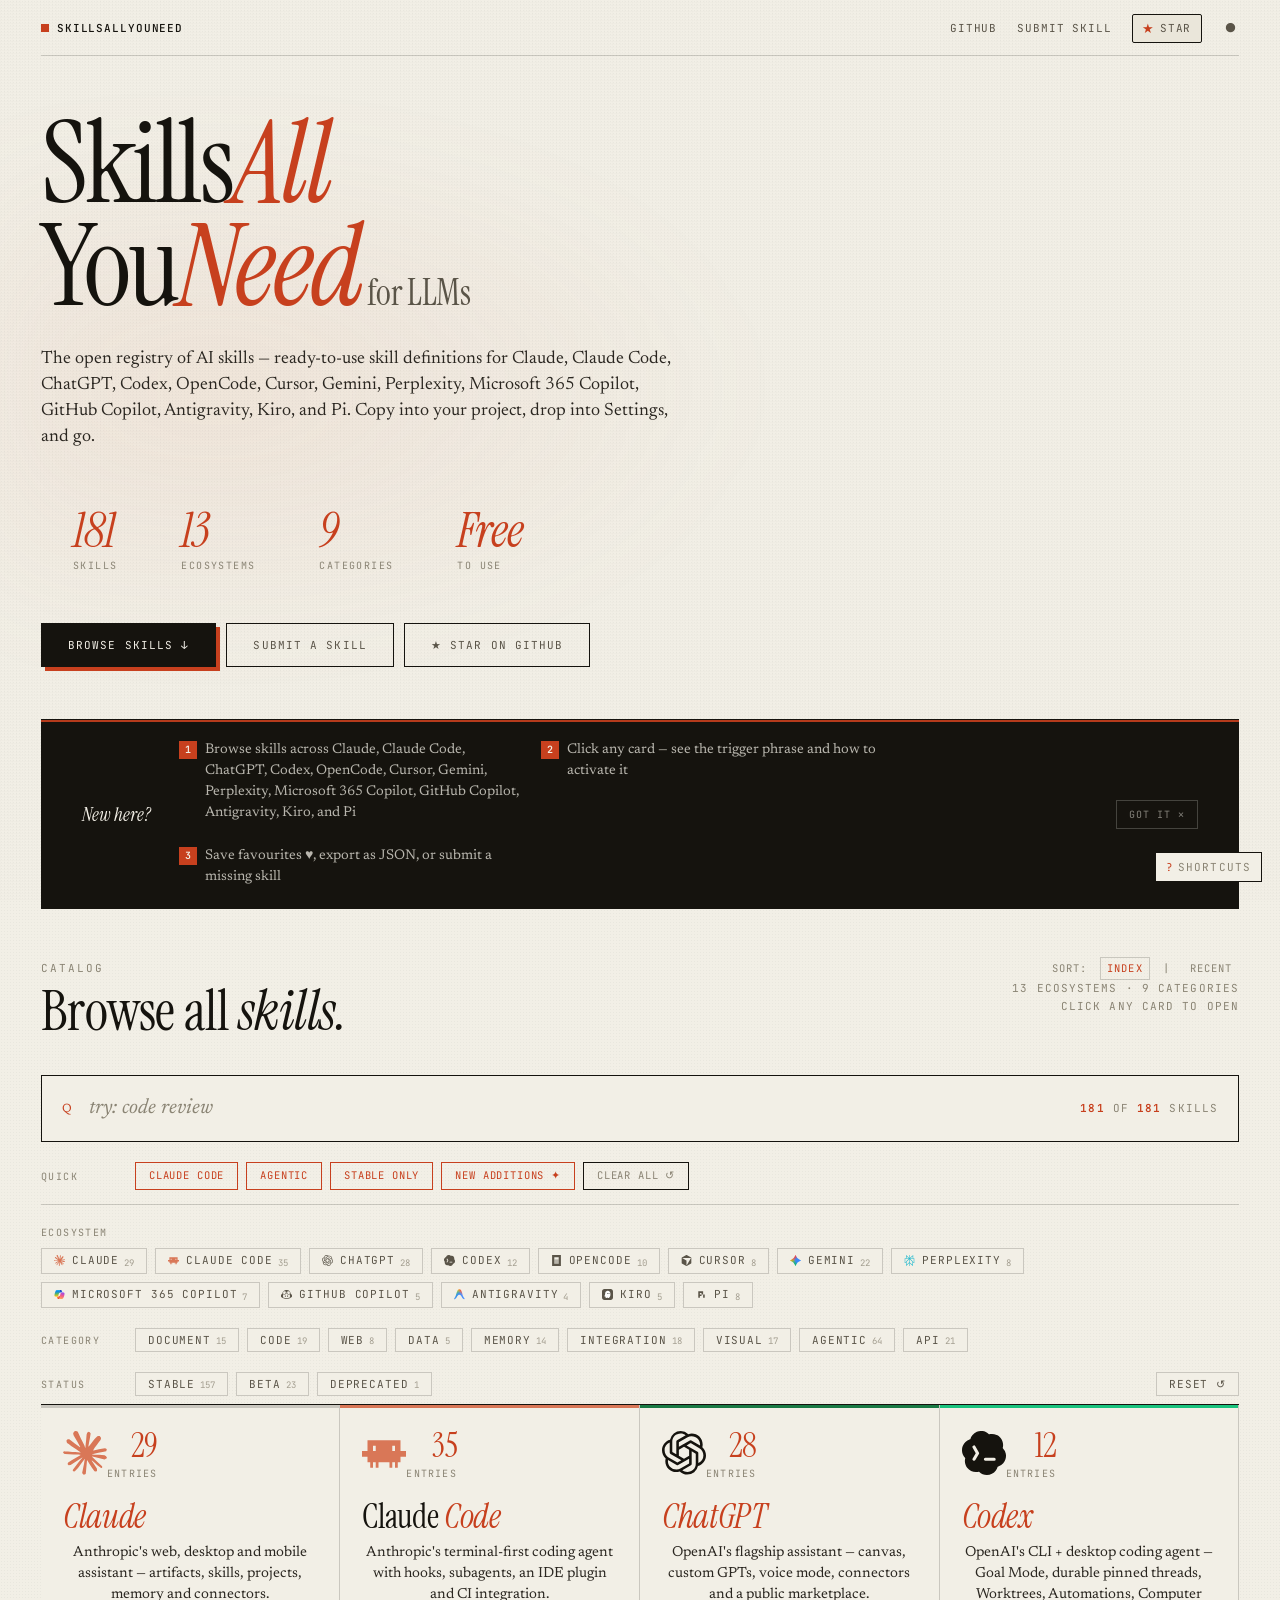
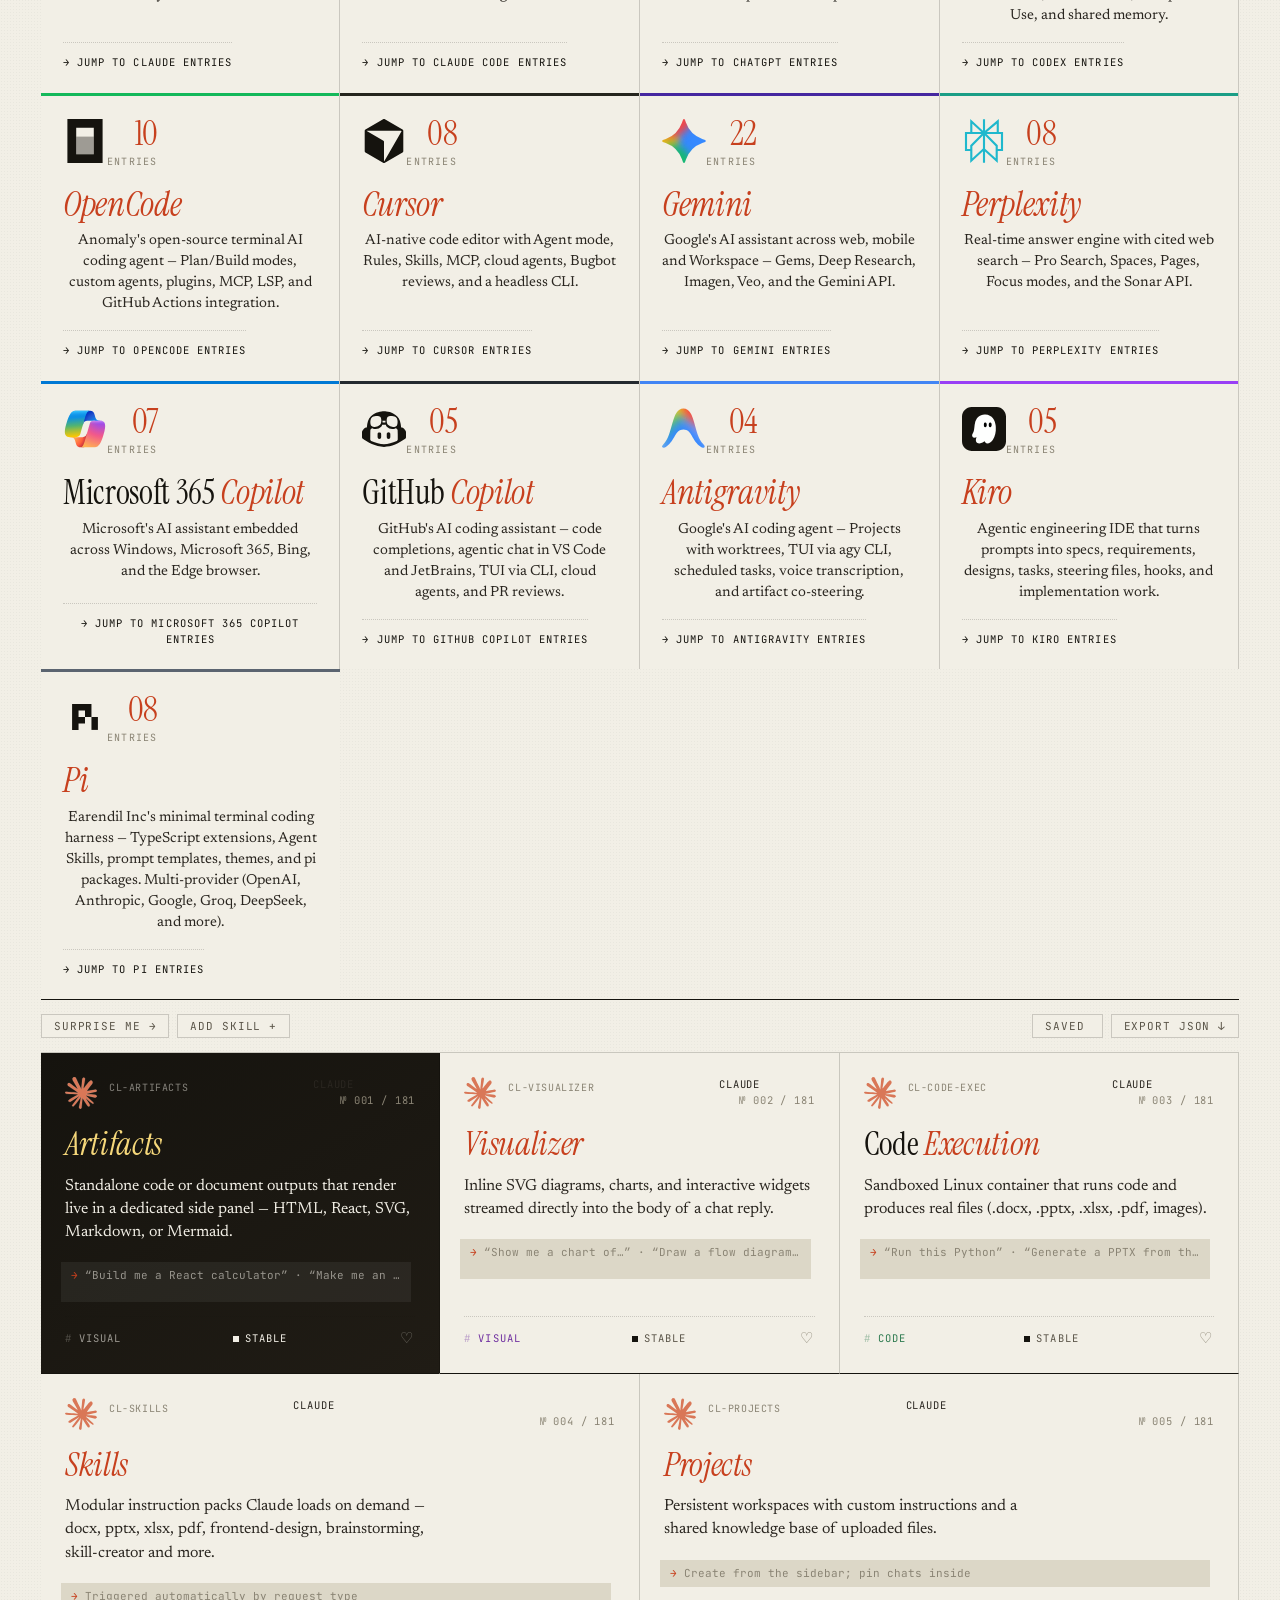
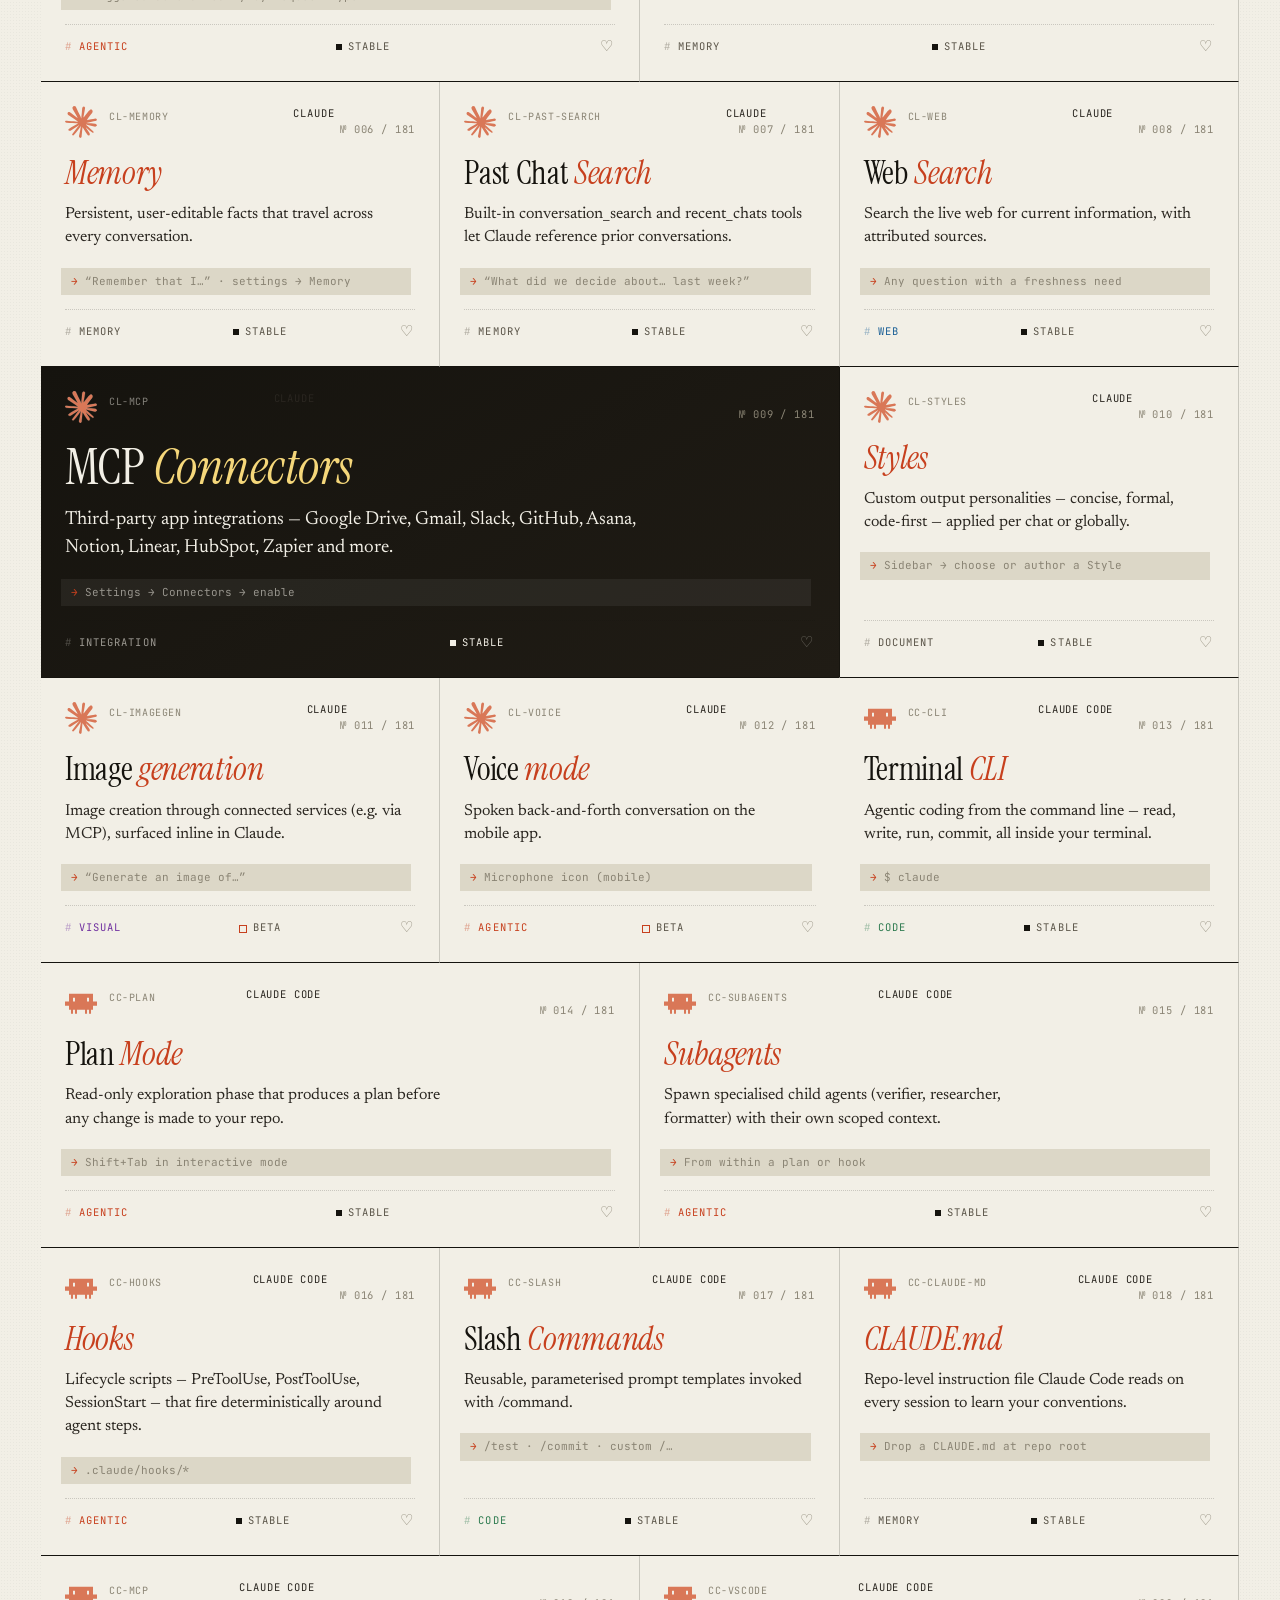
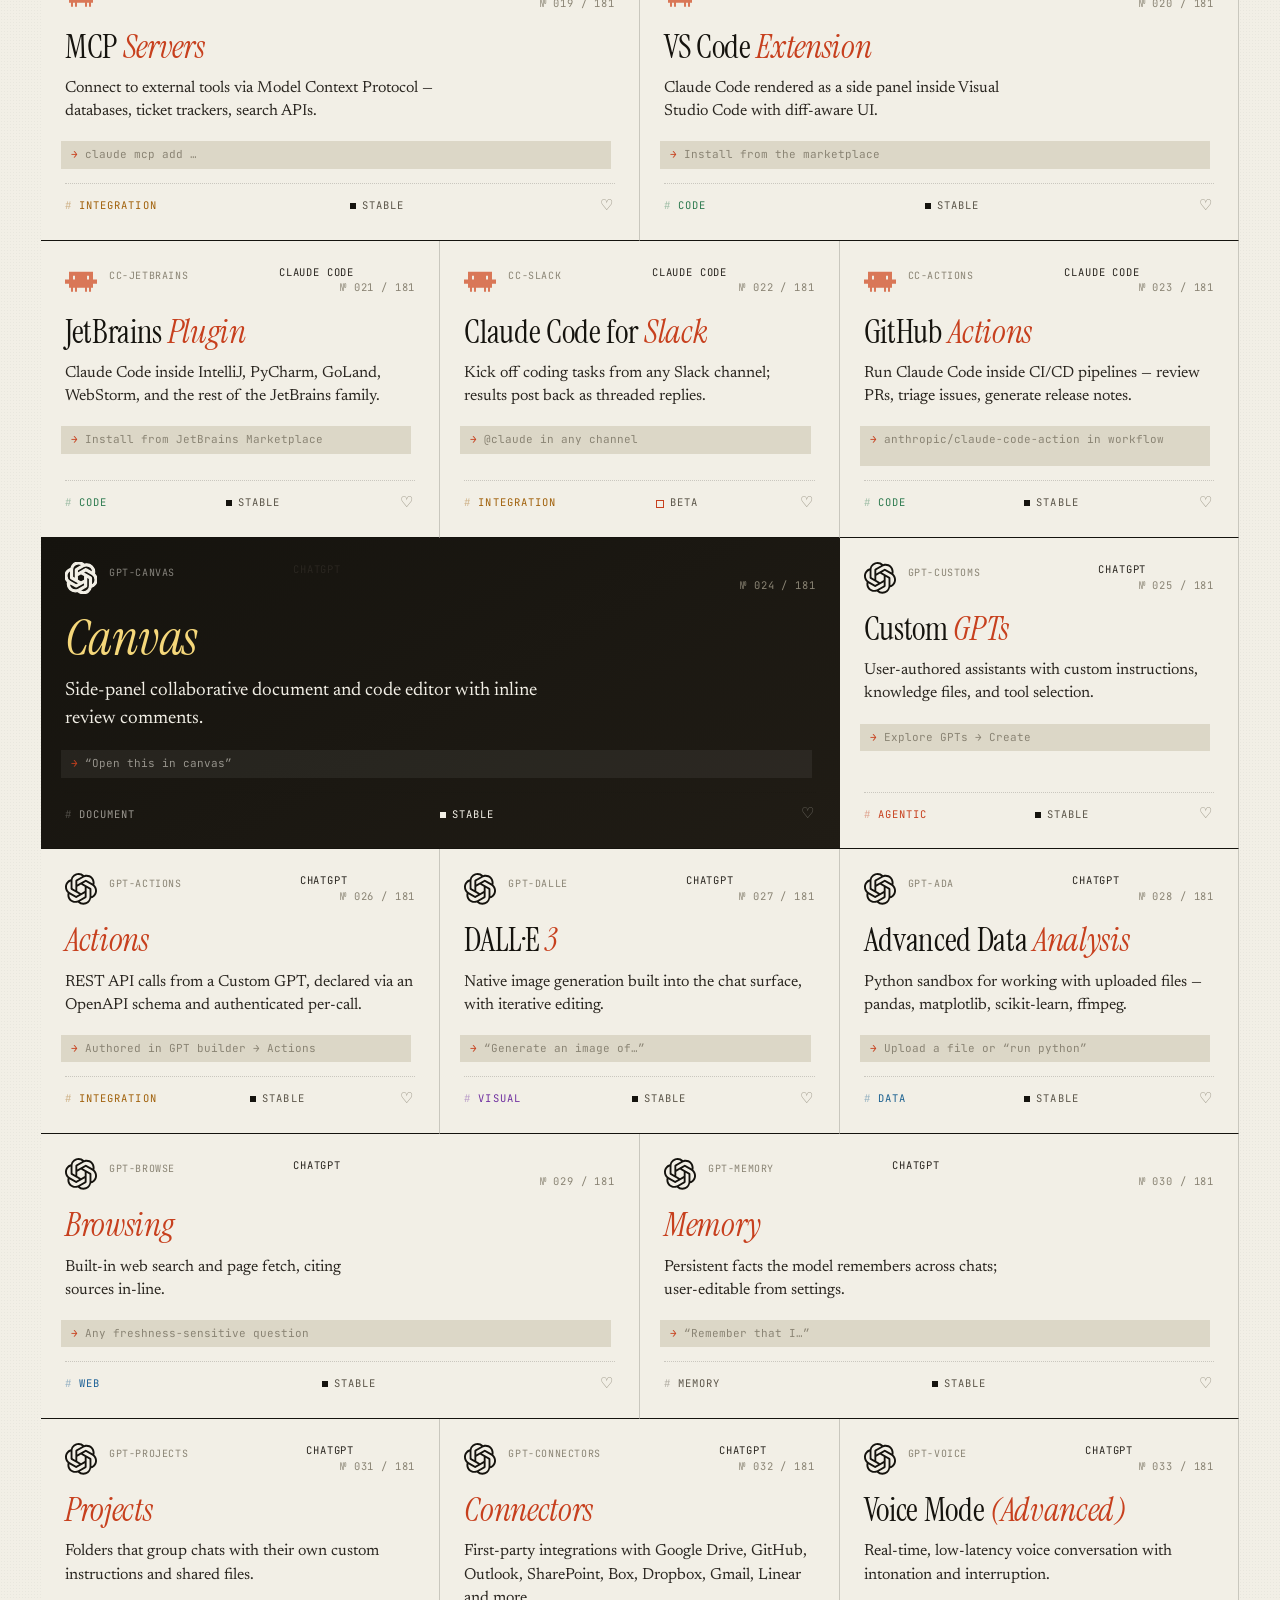
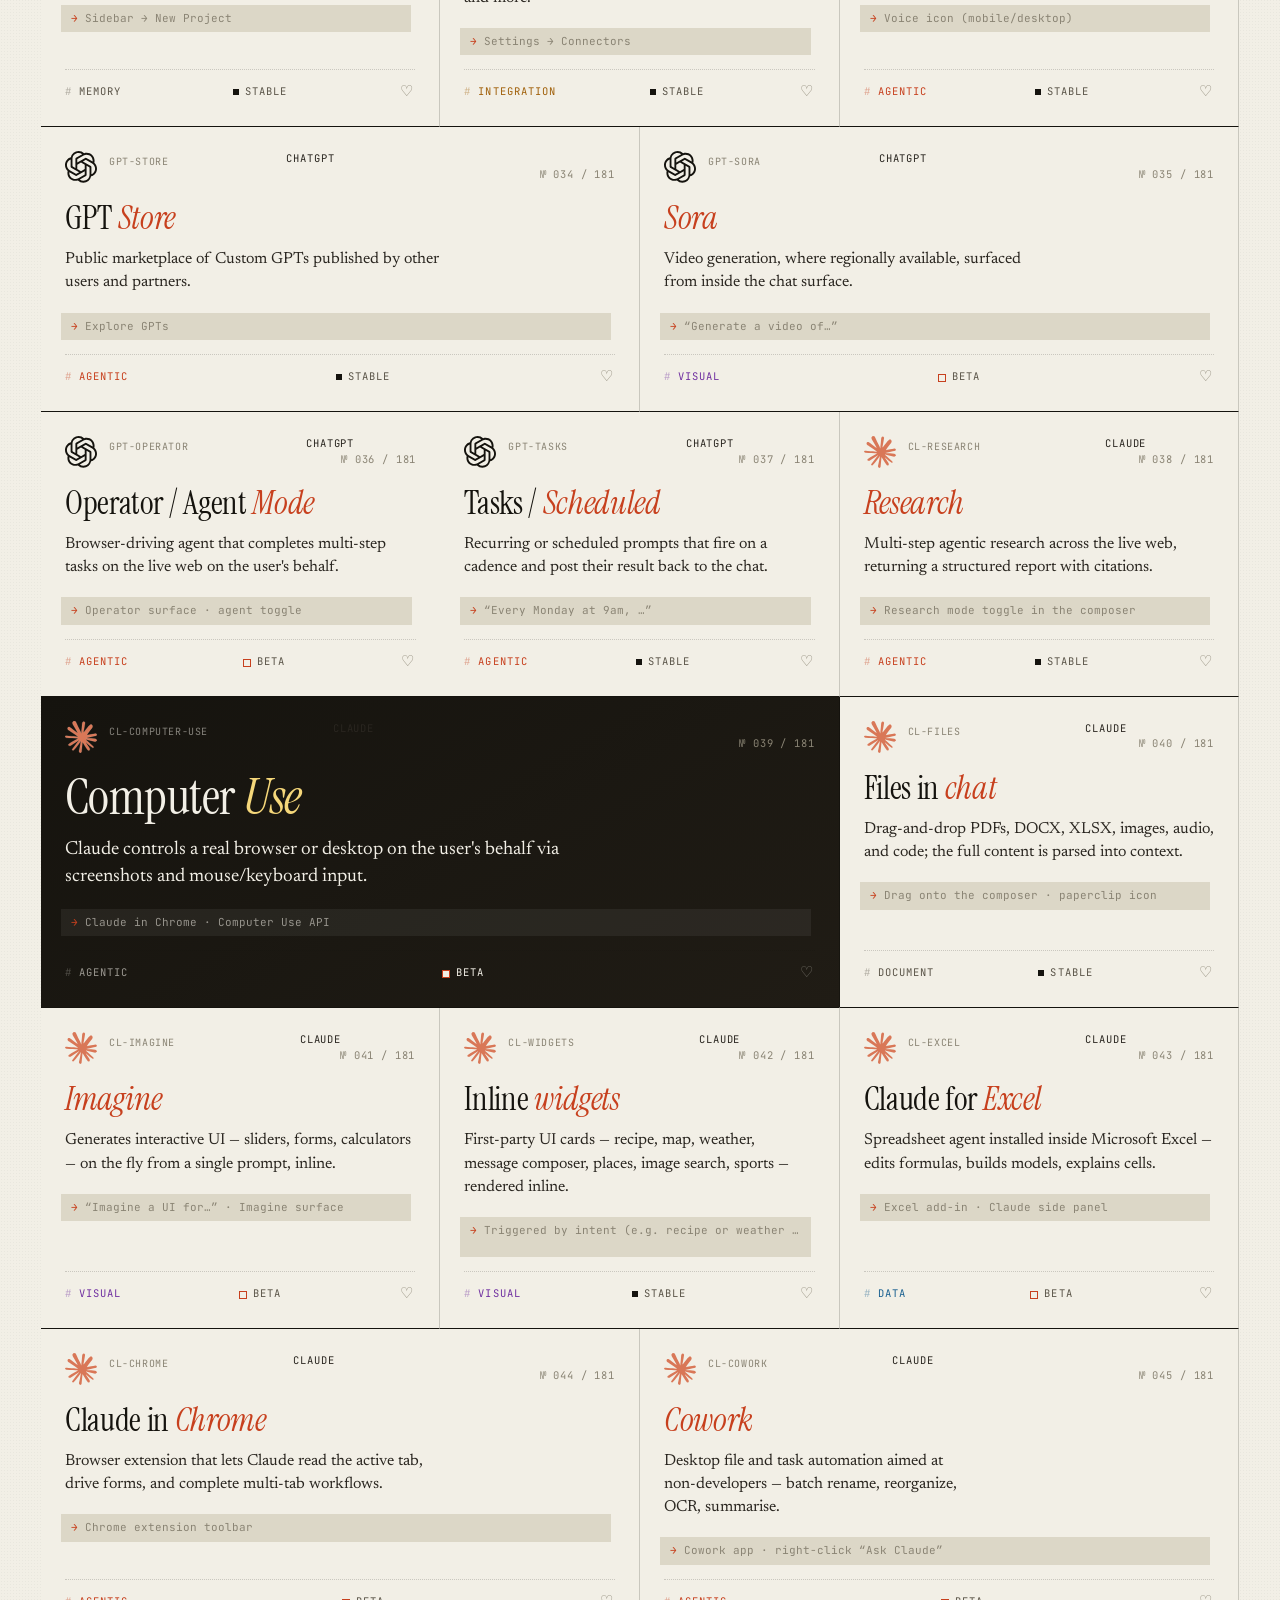
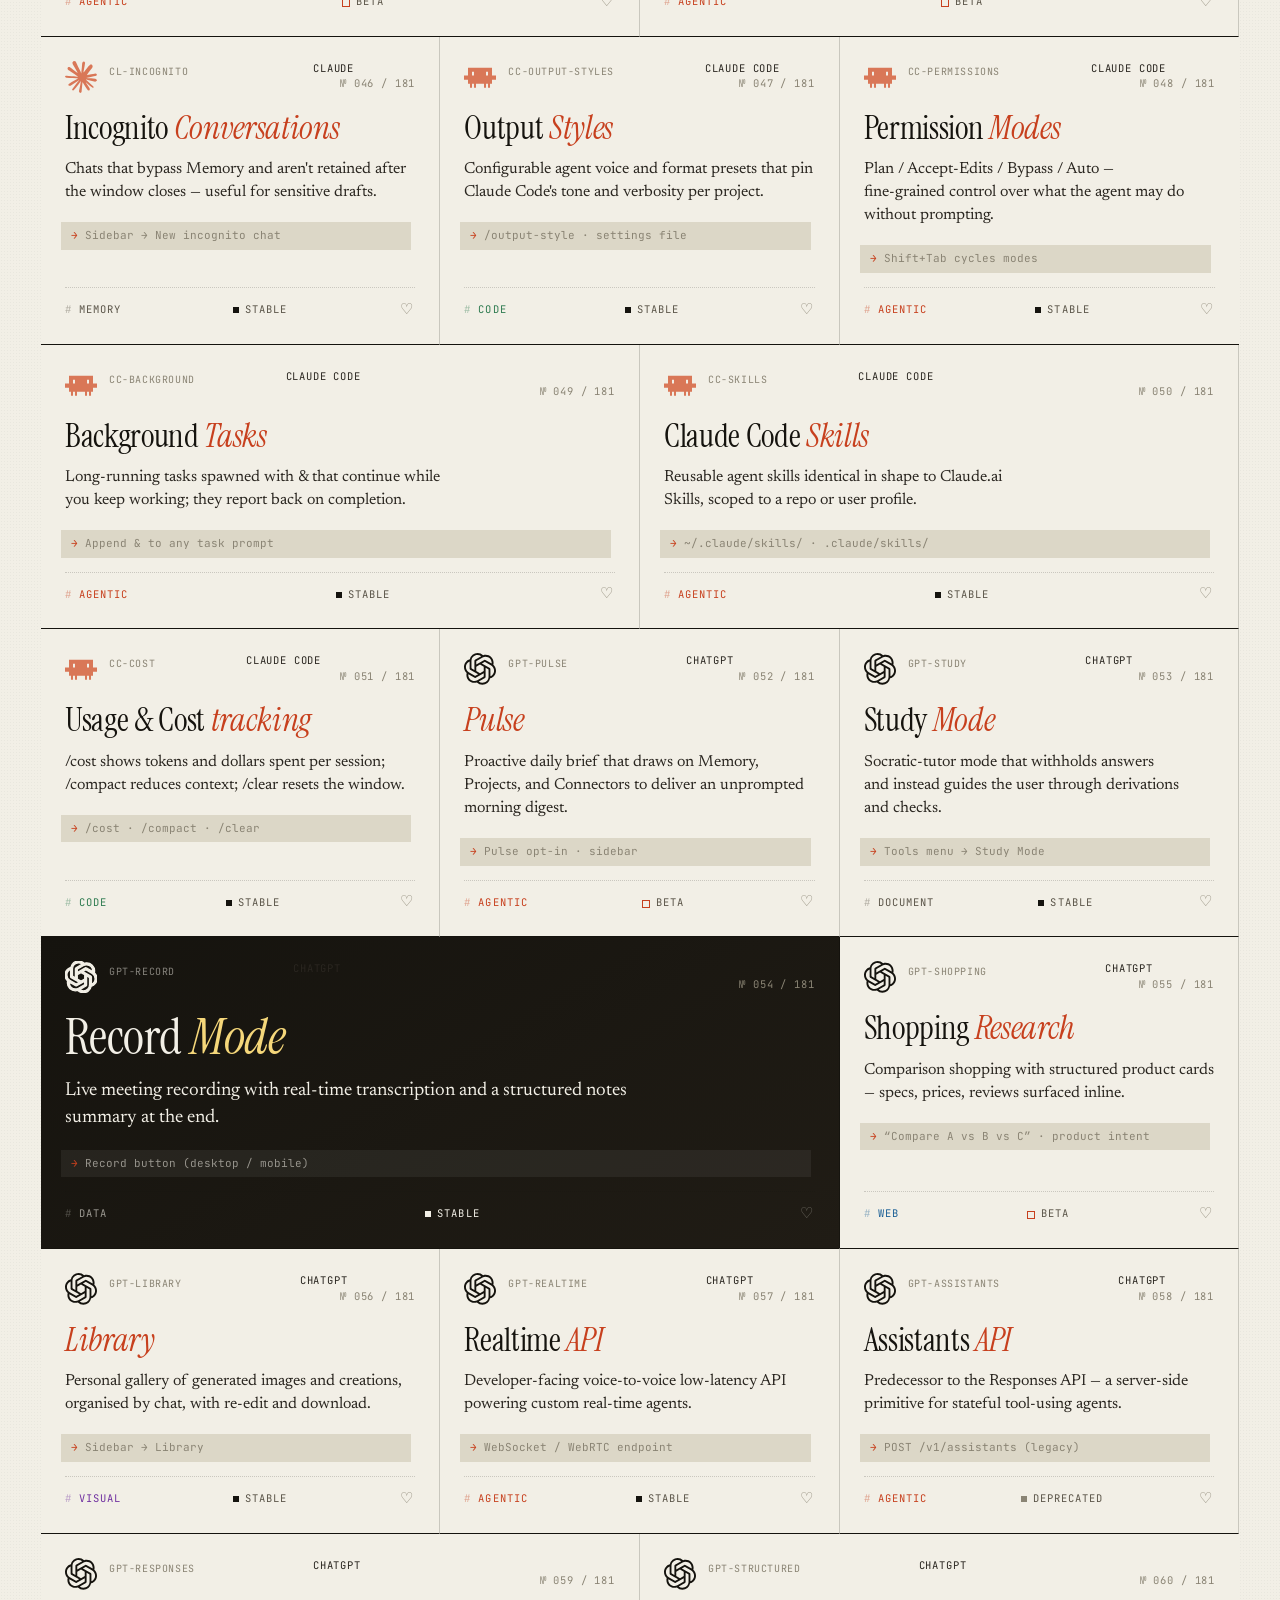
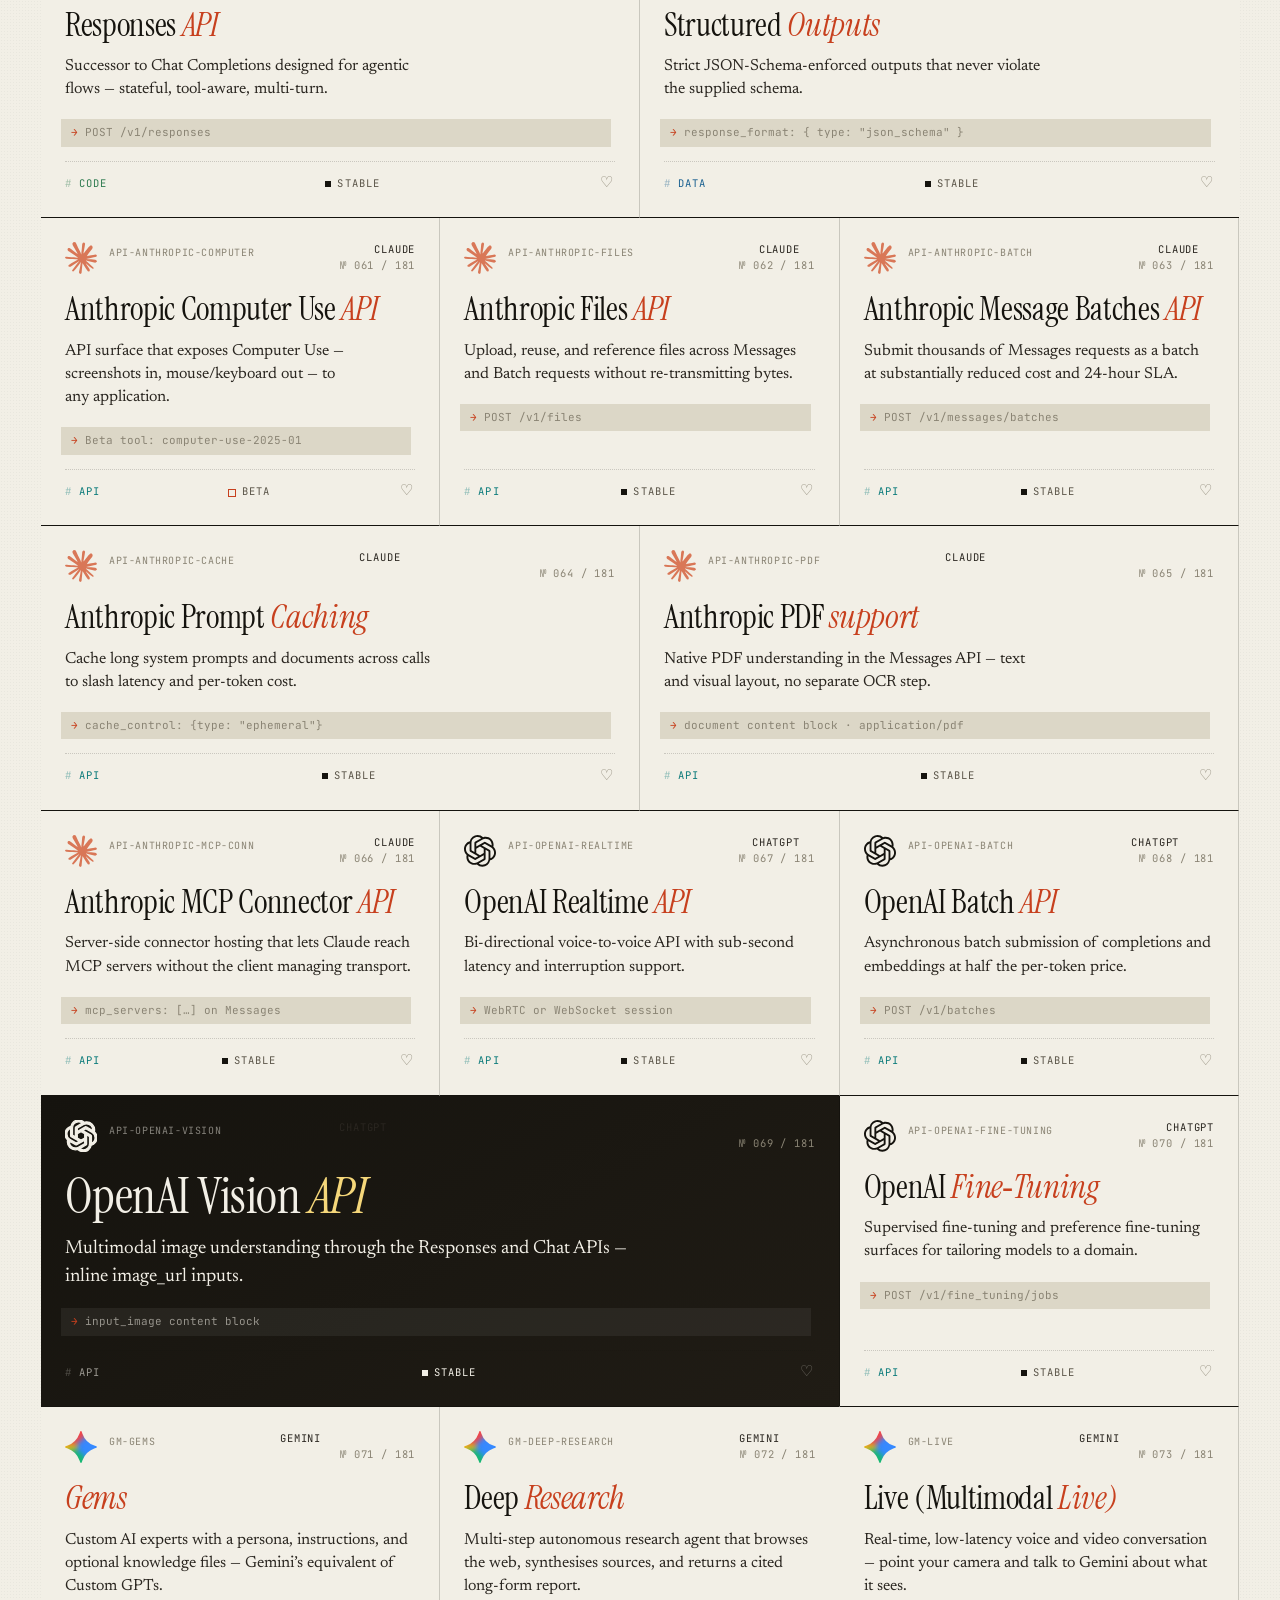
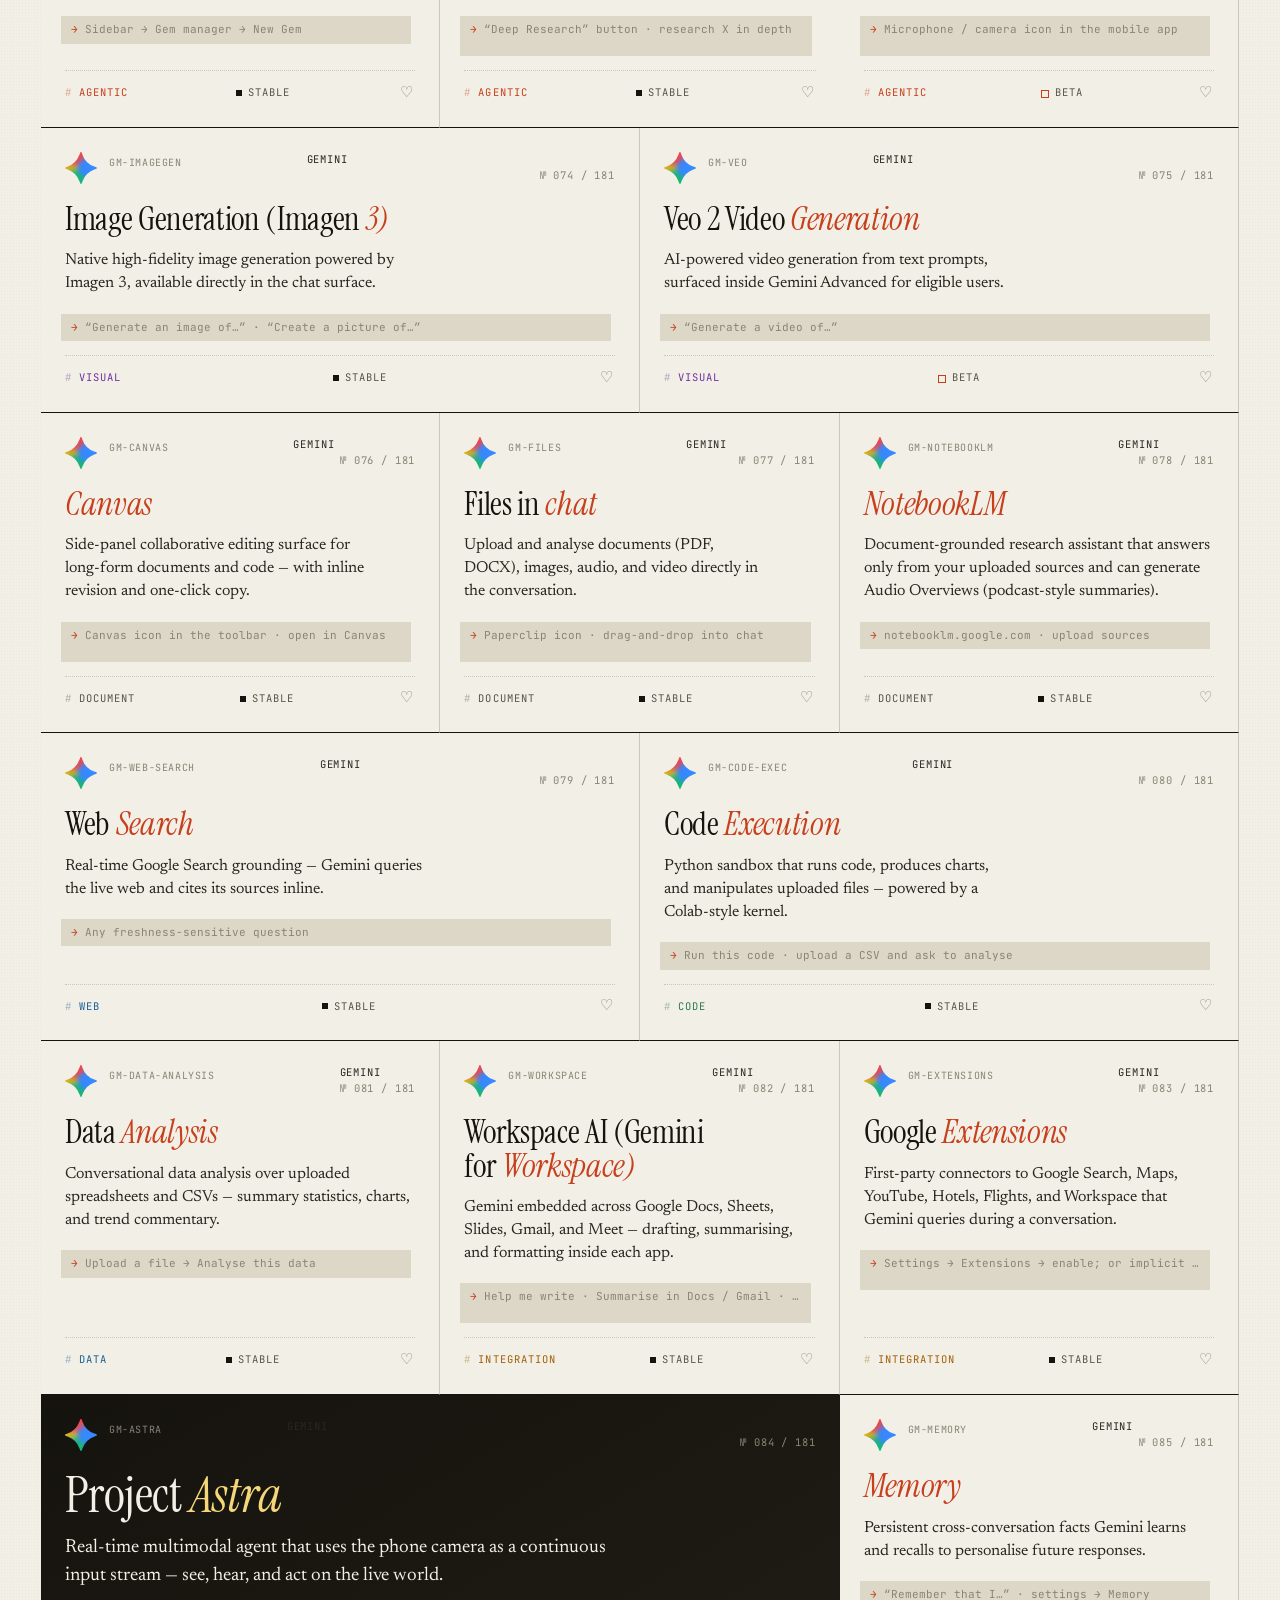
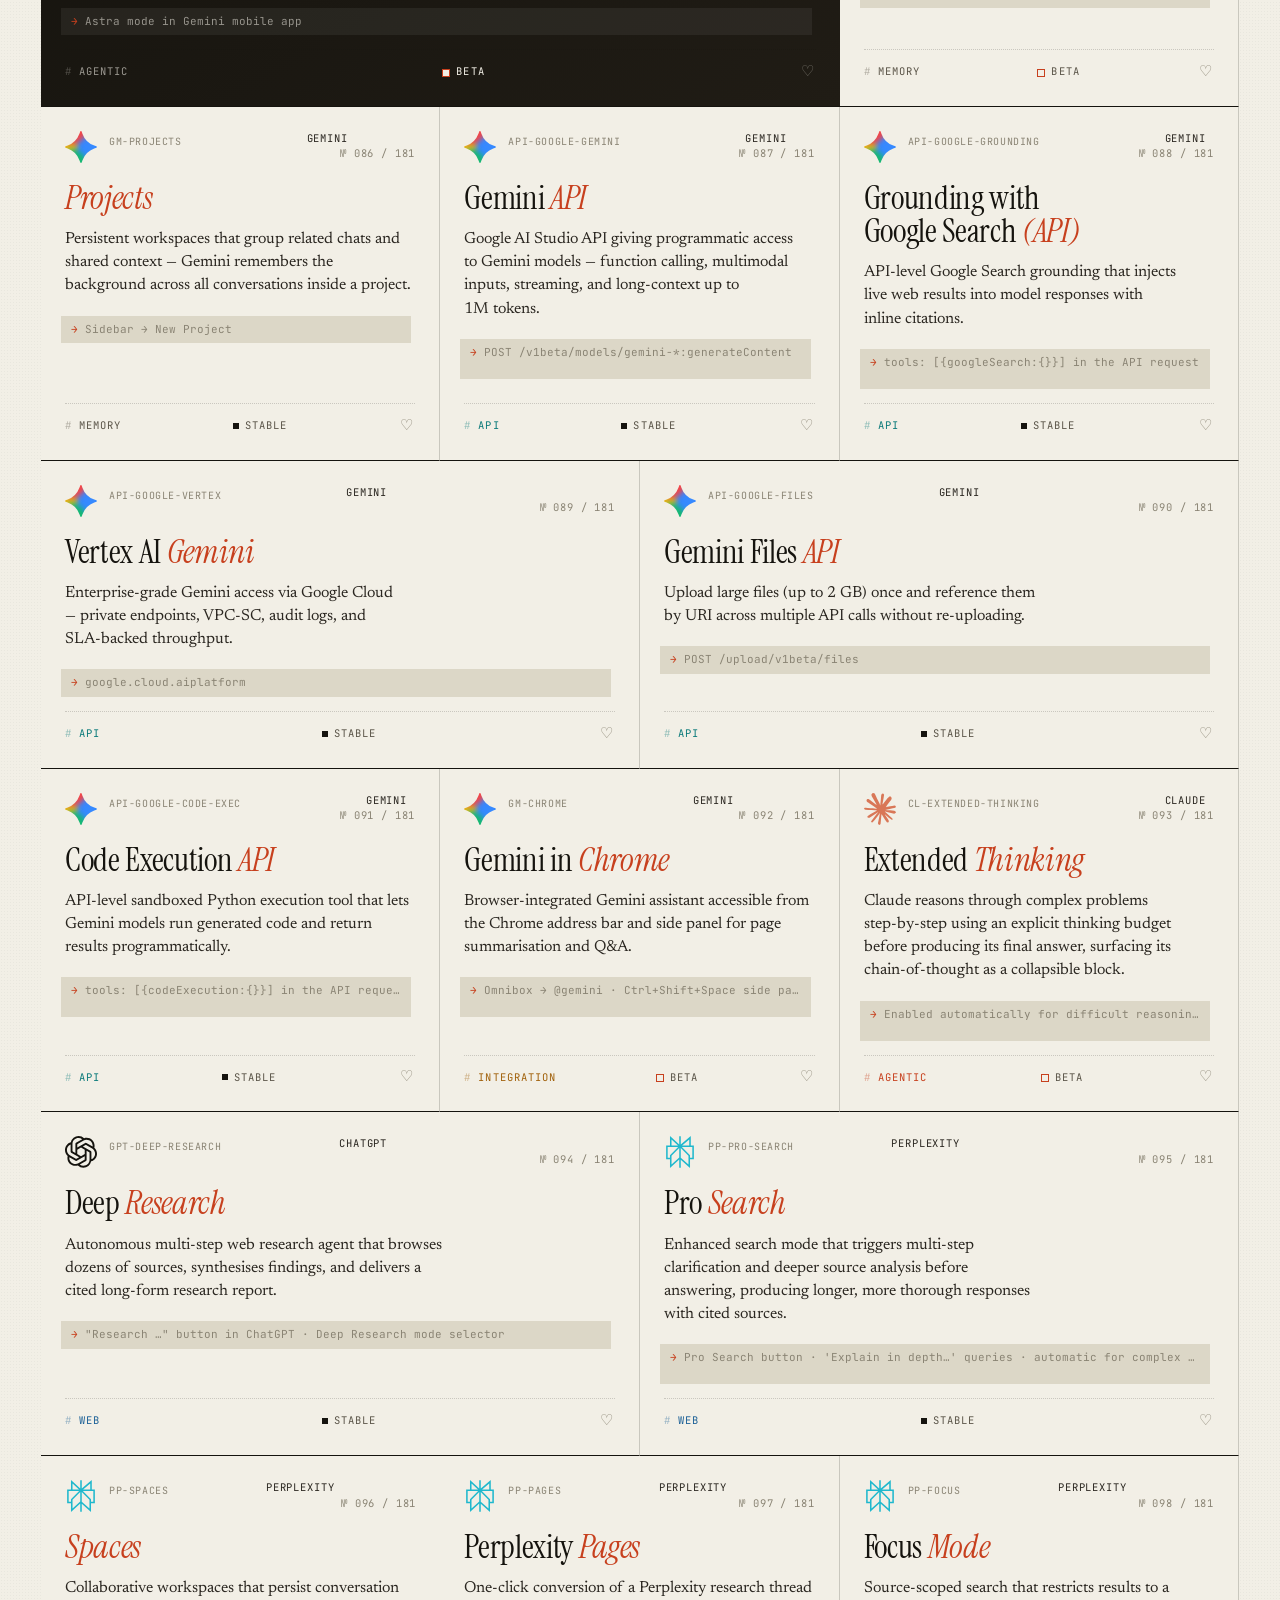
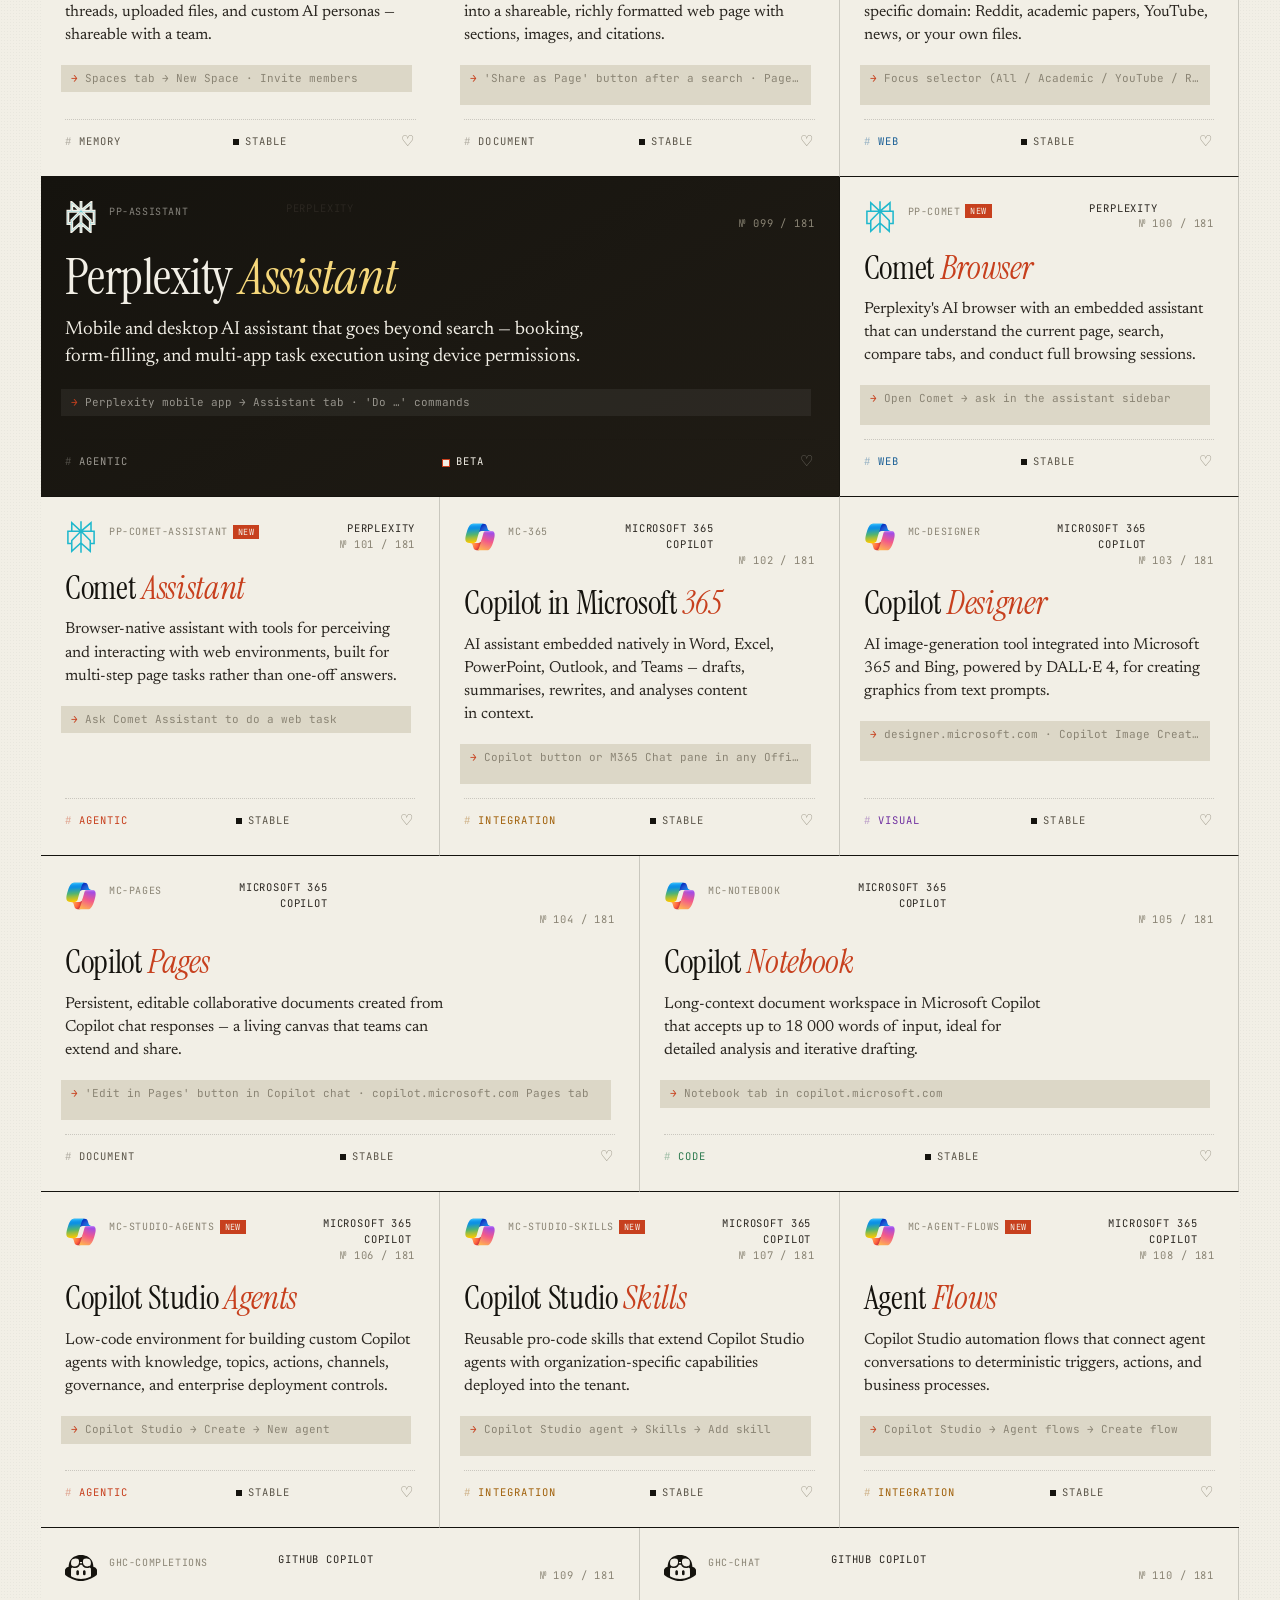
<file: SkillsAllYouNeed.html>
<!doctype html>
<html lang="en">
<head>
  <meta charset="utf-8" />
  <meta http-equiv="refresh" content="0; url=./" />
  <link rel="canonical" href="./" />
  <title>SkillsAllYouNeed — redirecting…</title>
  <link rel="icon" type="image/svg+xml" href="favicon.svg">
  <script>window.location.replace("./");</script>
</head>
<body>
  <p>Redirecting to <a href="./">SkillsAllYouNeed</a>…</p>
</body>
</html>
</file>
<file: styles.css>
/* ─────────────────────────────────────────────────────────────
     SkillsAllYouNeed — Open AI Skills Registry
     ───────────────────────────────────────────────────────────── */

  :root{
    --paper:        #F2EFE6;   /* off-white, warm */
    --paper-rgb:    242, 239, 230;
    --paper-2:      #EAE6DA;
    --paper-edge:   #DCD7C7;
    --ink:          #15130E;   /* near-black, warm */
    --ink-2:        #2A2620;
    --ink-soft:     #5A5448;
    --ink-mute:     #8A8474;
    --rule:         #15130E;
    --rule-soft:    rgba(21,19,14,.18);
    --accent:       #C7401E;   /* vermillion ink */
    --accent-deep:  #9E2D11;
    --highlight:    #F5D77A;   /* archival manila tab */

    --serif-display: Georgia, "Source Serif 4", serif;
    --serif-body:    Georgia, "Source Serif 4", serif;
    --mono:          ui-monospace, "Menlo", monospace;

    --grid-max: 1320px;
    --gutter: clamp(20px, 3.2vw, 44px);

    /* Per-ecosystem brand colours */
    --eco-claude:       #d97757;
    --eco-claude-code:  #d97757;
    --eco-chatgpt:      #1A7A44;
    --eco-gemini:       #4527A0;
    --eco-perplexity:   #1B9E86;
    --eco-copilot:      #0078D4;
    --eco-opencode:     #14B85A;
    --eco-cursor:       #26251E;
    --eco-codex:        #19C37D;
    --eco-github-copilot: #24292F;
    --eco-antigravity: #4285F4;
    --eco-kiro: #993FF5;
    --eco-pi: #5B6470;

    --eco-cl: var(--eco-claude);
    --eco-cc: var(--eco-claude-code);
    --eco-gpt: var(--eco-chatgpt);
    --eco-cx: var(--eco-codex);
    --eco-oc: var(--eco-opencode);
    --eco-gm: var(--eco-gemini);
    --eco-pp: var(--eco-perplexity);
    --eco-mc: var(--eco-copilot);
    --eco-ghc: var(--eco-github-copilot);
    --eco-ag: var(--eco-antigravity);
  }

  *{ box-sizing:border-box; }
  html{ scroll-behavior: smooth; }
  html,body{ margin:0; padding:0; background:var(--paper); color:var(--ink); }
  .fonts-loaded{
    --serif-display: "Instrument Serif", "Source Serif 4", Georgia, serif;
    --serif-body:    "Newsreader", "Source Serif 4", Georgia, serif;
    --mono:          "JetBrains Mono", ui-monospace, "Menlo", monospace;
  }
  body{
    font-family:var(--serif-body);
    font-size:17px;
    line-height:1.5;
    text-rendering:optimizeLegibility;
    -webkit-font-smoothing:antialiased;
    font-feature-settings:"ss01","ss02","onum","liga";
    background-image:
      radial-gradient(rgba(21,19,14,.035) 1px, transparent 1px);
    background-size: 3px 3px;
    background-position: 0 0;
  }

  /* paper grain — extremely subtle */
  body::before{
    content:""; position:fixed; inset:0; pointer-events:none; z-index:1;
    background:
      repeating-linear-gradient(0deg, rgba(21,19,14,.012) 0 1px, transparent 1px 3px),
      repeating-linear-gradient(90deg, rgba(21,19,14,.008) 0 1px, transparent 1px 4px);
    mix-blend-mode:multiply;
  }

  ::selection{ background:var(--accent); color:var(--paper); }

  a{ color:inherit; text-decoration:none; }
  button{ font:inherit; color:inherit; background:none; border:0; cursor:pointer; padding:0; }

  /* ── Layout shell ────────────────────────────────────────── */
  .shell{
    max-width:var(--grid-max);
    margin:0 auto;
    padding:0 var(--gutter);
    position:relative;
    z-index:2;
  }

  /* ── Hero / site header ──────────────────────────────────── */
  .hero{ border-bottom:1px solid var(--rule); }
  .hero-top{
    display:flex; justify-content:space-between; align-items:center;
    padding:14px 0 12px;
    border-bottom:1px solid var(--rule-soft);
    font-family:var(--mono);
    font-size:11px;
    letter-spacing:.08em;
    text-transform:uppercase;
  }
  .hero-brand{ display:flex; align-items:center; gap:8px; font-weight:500; color:var(--ink); }
  .hero-dot{ width:8px; height:8px; background:var(--accent); display:inline-block; flex-shrink:0; }
  .hero-nav{ display:flex; gap:20px; align-items:center; }
  .hero-nav a{ color:var(--ink-soft); transition:color .12s ease; }
  .hero-nav a:hover{ color:var(--accent); }

  /* GitHub star button */
  .star-btn{
    display:inline-flex; align-items:center; gap:6px;
    font-family:var(--mono); font-size:11px; letter-spacing:.06em; text-transform:uppercase;
    padding:5px 10px 5px 9px;
    border:1px solid var(--rule); background:var(--paper-2);
    color:var(--ink-soft); cursor:pointer; text-decoration:none;
    transition: all .15s ease; white-space:nowrap;
    border-radius:2px;
  }
  .star-btn:hover{ background:var(--ink); color:var(--paper); border-color:var(--ink); }
  .star-btn svg{ width:13px; height:13px; flex-shrink:0; }
  .star-btn .star-icon{ color:var(--accent); font-size:13px; line-height:1; }
  .star-btn .star-count{
    font-size:10px; color:var(--ink-mute); padding-left:4px;
    border-left:1px solid var(--rule); margin-left:2px;
    transition: color .15s ease;
  }
  .star-btn:hover .star-count{ color:var(--paper); border-color:rgba(255,255,255,.2); }
  [data-theme="dark"] .star-btn{ background:rgba(255,255,255,.05); }

  .hero-body{ padding:56px 0 52px; position:relative; z-index:0; }
  /* blurred orange glow behind hero area */
  .hero-body::before{
    content:""; position:absolute; z-index:-1; pointer-events:none;
    left:-5%; top:10%; width:65%; height:80%;
    background: radial-gradient(ellipse at 30% 50%, rgba(217,119,87,.09) 0%, transparent 70%);
    filter: blur(48px);
  }
  .hero-body h1{
    font-family:var(--serif-display);
    font-weight:400;
    font-size: clamp(56px, 9vw, 130px);
    line-height:.9;
    letter-spacing:-.025em;
    margin:0 0 28px;
  }
  .hero-body h1 em{ font-style:italic; color:var(--accent); }
  .hero-body h1 .h1-sub{
    font-size: clamp(22px, 2.8vw, 44px);
    font-style: normal;
    color: var(--ink-soft);
    letter-spacing: -.01em;
  }
  .hero-sub{
    font-family:var(--serif-body);
    font-size: clamp(17px, 1.4vw, 21px);
    line-height:1.45;
    color:var(--ink-2);
    max-width:64ch;
    margin:0 0 40px;
    text-wrap:pretty;
  }
  .hero-stats{
    display:flex; gap:0; margin-bottom:36px; flex-wrap:wrap;
  }
  .hero-stats .stat{
    display:flex; flex-direction:column; gap:3px;
    padding:16px 32px 14px;
  }
  .hero-stats .stat:last-child{ }
  .hero-stats .stat b{
    font-family:var(--serif-display);
    font-size: clamp(32px, 3.8vw, 48px);
    font-style:italic;
    line-height:1;
    color:var(--accent);
    font-weight:400;
    letter-spacing:-.02em;
  }
  .hero-stats .stat span{
    font-family:var(--mono);
    font-size:10px;
    text-transform:uppercase;
    letter-spacing:.14em;
    color:var(--ink-mute);
  }
  @media(max-width:540px){
    .hero-stats .stat{ padding:12px 20px 10px; }
  }
  .hero-cta{ display:flex; gap:10px; flex-wrap:wrap; }
  .cta-primary{
    font-family:var(--mono); font-size:11px; letter-spacing:.1em; text-transform:uppercase;
    padding:13px 26px; background:var(--ink); color:var(--paper); border:1px solid var(--ink);
    display:inline-block; position:relative;
    box-shadow: 4px 4px 0 var(--accent);
    transition: box-shadow .14s ease, transform .14s ease, background .12s ease, border-color .12s ease;
  }
  .cta-primary:hover{
    background:var(--accent); border-color:var(--accent);
    box-shadow: none; transform: translate(4px,4px);
  }
  .cta-ghost{
    font-family:var(--mono); font-size:11px; letter-spacing:.1em; text-transform:uppercase;
    padding:13px 26px; background:transparent; color:var(--ink-soft); border:1px solid var(--rule);
    display:inline-block;
    transition:background .12s ease, color .12s ease, border-color .12s ease;
  }
  .cta-ghost:hover{ background:var(--ink); color:var(--paper); border-color:var(--ink); }
  .star-cta{ gap:8px; }
  .star-count-cta{
    font-family:var(--mono); font-size:10px; letter-spacing:.04em;
    background:var(--paper-edge); color:var(--ink-mute);
    padding:1px 6px; border-radius:20px; display:none;
  }
  .star-count-cta.loaded{ display:inline; }
  .star-cta:hover .star-count-cta{ background:rgba(255,255,255,.15); color:var(--paper); }

  /* ── Section header ─────────────────────────────────────── */
  .section{ padding:80px 0 40px; border-bottom:1px solid var(--rule); }
  .section.tight{ padding-top:48px; }
  .section-head{
    display:grid;
    grid-template-columns: 1fr auto;
    gap:32px;
    align-items:baseline;
    margin-bottom:36px;
  }
  .section-head .label{
    font-family:var(--mono);
    font-size:11px;
    letter-spacing:.18em;
    text-transform:uppercase;
    color:var(--ink-mute);
    margin-bottom:6px;
  }
  .section-head h2{
    font-family:var(--serif-display);
    font-weight:400;
    font-size: clamp(34px, 4.4vw, 56px);
    line-height:1;
    letter-spacing:-.01em;
    margin:0;
  }
  .section-head h2 .it{ font-style:italic; }
  .section-head .right{
    font-family:var(--mono);
    font-size:11px;
    text-transform:uppercase;
    letter-spacing:.1em;
    color:var(--ink-mute);
    text-align:right;
    line-height:1.6;
  }

  /* ── Filter bar ─────────────────────────────────────────── */
  .filters{
    display:grid;
    grid-template-columns: 1fr;
    gap:20px;
    margin-bottom:8px;
  }
  .filter-row{
    display:flex; gap:8px; align-items:center;
    flex-wrap:wrap;
  }
  .filter-row .lbl{
    font-family:var(--mono);
    font-size:10px;
    text-transform:uppercase;
    letter-spacing:.14em;
    color:var(--ink-mute);
    margin-right:6px;
    min-width:80px;
    flex-shrink:0;
  }
  /* on narrow screens, chip rows scroll horizontally */
  @media(max-width:640px){
    .filter-row{ flex-wrap:nowrap; overflow-x:auto; -webkit-overflow-scrolling:touch; padding-bottom:4px; }
    .filter-row::-webkit-scrollbar{ height:2px; }
    .filter-row::-webkit-scrollbar-thumb{ background:var(--rule-soft); }
  }

  .chip{
    font-family:var(--mono);
    font-size:11px;
    text-transform:uppercase;
    letter-spacing:.08em;
    padding:6px 12px 5px;
    border:1px solid var(--rule-soft);
    background:var(--paper);
    color:var(--ink-soft);
    border-radius:0;
    cursor:pointer;
    position:relative;
    white-space:nowrap;
    flex-shrink:0;
    max-width:220px;
    overflow:hidden;
    text-overflow:ellipsis;
    transition:background .12s ease, color .12s ease, border-color .12s ease, box-shadow .12s ease;
    line-height:1;
  }
  .chip:hover{ background:var(--paper-2); color:var(--ink); border-color:var(--rule); }
  .chip[aria-pressed="true"]{
    background:var(--ink);
    color:var(--paper);
    border-color:var(--ink);
    box-shadow: inset 3px 0 0 var(--accent);
  }
  .chip .glyph-wrap{ display:inline-flex; align-items:center; gap:7px; }
  .chip svg{ width:11px; height:11px; }
  .chip[aria-pressed="true"] svg *{ stroke:var(--paper); fill:var(--paper); }
  .chip[data-eco="Claude"][aria-pressed="true"]{
    background:var(--accent); border-color:var(--accent); box-shadow:none;
  }
  .chip[data-eco="Claude"][aria-pressed="true"] svg *{ stroke:var(--paper); fill:var(--paper); }

  /* Search */
  .search-wrap{
    display:flex; align-items:center; gap:14px;
    min-width:0;
    border:1px solid var(--rule);
    padding:16px 20px;
    background:var(--paper);
    transition: border-color .15s ease, box-shadow .15s ease;
  }
  .search-wrap:focus-within{
    border-color:var(--accent);
    box-shadow: 0 0 0 3px rgba(199,64,30,.12), 4px 4px 0 var(--accent);
  }
  .search-wrap .lbl{
    min-width:auto; margin:0;
    color:var(--accent); font-size:12px; letter-spacing:.12em;
  }
  .search-wrap input{
    flex:1;
    min-width:0;
    font:inherit;
    font-family:var(--serif-body);
    font-size:21px;
    border:0;
    background:transparent;
    outline:0;
    color:var(--ink);
  }
  .search-wrap input::placeholder{ color:var(--ink-mute); font-style:italic; }
  .search-wrap .count{
    font-family:var(--mono);
    font-size:11px;
    text-transform:uppercase;
    letter-spacing:.1em;
    color:var(--ink-mute);
    white-space:nowrap;
  }
  .search-wrap .count b{ color:var(--accent); font-weight:600; }
  @media(max-width:640px){
    .hero-top{
      align-items:flex-start;
      flex-direction:column;
      gap:12px;
    }
    .hero-nav{
      width:100%;
      min-width:0;
      flex-wrap:wrap;
      justify-content:flex-start;
      gap:5px;
    }
    .hero-nav > a,
    .hero-nav > button{
      min-width:44px;
      min-height:44px;
      display:inline-flex;
      align-items:center;
      justify-content:center;
    }
    .hero-nav > a:not(.star-btn),
    .hero-nav > .dark-toggle{
      padding:0 10px;
      border:1px solid var(--rule-soft);
    }
    .search-wrap{ gap:10px; padding:14px; }
    .search-wrap .count{ font-size:10px; }
    .contribute-grid{ grid-template-columns:1fr !important; }
    .contribute-grid > a:first-child{
      border-right:0 !important;
      border-bottom:1px solid var(--rule-soft);
    }
  }

  /* ── Skill grid (asymmetric) ────────────────────────────── */
  .grid{
    display:grid;
    grid-template-columns: repeat(12, 1fr);
    gap:0;
    border-top:1px solid var(--rule);
  }
  /* Per-ecosystem card accent colour — generated by data.js ECO registry */

  .card{
    grid-column: span 4;
    border-right:1px solid var(--rule-soft);
    border-bottom:1px solid var(--rule);
    padding:24px 24px 26px;
    background:var(--paper);
    position:relative;
    cursor:pointer;
    z-index:0;
    transition: background .15s ease, box-shadow .18s ease, z-index 0s;
    display:flex; flex-direction:column;
    min-height:248px;
  }
  .card:hover{
    background:var(--paper-2);
    box-shadow: inset 4px 0 0 var(--eco-color, var(--accent));
    z-index:1;
  }
  .card:focus-visible{ outline:2px solid var(--accent); outline-offset:-2px; }
  .card.span-6{ grid-column: span 6; }
  .card.span-8{ grid-column: span 8; }
  .card.span-12{ grid-column: span 12; }
  .card.featured{
    background: linear-gradient(150deg, var(--ink) 0%, #201C15 100%);
    color:var(--paper);
  }
  .card.featured .id, .card.featured .cat, .card.featured .status, .card.featured .desc, .card.featured .eco-label{ color:var(--paper); }
  .card.featured .id{ color:var(--paper); opacity:.5; }
  .card.featured .glyph svg *{ stroke:var(--paper); }
  .card.featured:hover{
    background: linear-gradient(150deg, #201C15 0%, #2A2418 100%);
    box-shadow: inset 4px 0 0 var(--highlight);
  }
  .card.featured .name .it{ color:var(--highlight); }

  .card:nth-child(12n+0){ border-right:0; }
  @media (max-width: 900px){
    .card, .card.span-6, .card.span-8, .card.span-12{ grid-column: span 12; border-right:0; }
  }

  .card .top{
    display:flex; justify-content:space-between; align-items:flex-start;
    gap:12px;
    margin-bottom:18px;
  }
  .card .glyph{
    width:32px; height:32px;
    display:flex; align-items:center; justify-content:center;
    flex-shrink:0;
  }
  .card .glyph svg{ width:100%; height:100%; }
  .card .id{
    font-family:var(--mono);
    font-size:10px;
    letter-spacing:.06em;
    color:var(--ink-mute);
    text-transform:uppercase;
  }
  .card .meta-top{
    text-align:right;
    font-family:var(--mono);
    font-size:10.5px;
    letter-spacing:.08em;
    text-transform:uppercase;
    color:var(--ink-mute);
    line-height:1.5;
  }
  .card .meta-top .eco-label{ display:block; color:var(--ink-2); word-break:break-word; max-width:130px; }

  .card .name{
    font-family:var(--serif-display);
    font-weight:400;
    font-size: clamp(28px, 2.6vw, 38px);
    line-height:1;
    letter-spacing:-.01em;
    margin:0 0 14px;
    text-wrap:balance;
  }
  .card.span-8 .name, .card.span-12 .name{ font-size: clamp(40px, 4vw, 62px); }
  .card .name .it{ font-style:italic; color:var(--accent); }

  .card .desc{
    font-size: 16px;
    line-height:1.45;
    color:var(--ink-2);
    margin:0 0 18px;
    max-width:42ch;
    text-wrap:pretty;
  }
  .card.span-8 .desc, .card.span-12 .desc{ font-size:19px; max-width:58ch; }

  .card .bottom{
    margin-top:auto;
    display:flex; justify-content:space-between; align-items:flex-end;
    gap:14px;
    padding-top:14px;
    border-top:1px dotted var(--rule-soft);
  }
  .card .cat{
    font-family:var(--mono);
    font-size:10.5px;
    letter-spacing:.1em;
    text-transform:uppercase;
    color:var(--ink-soft);
  }
  .card .cat::before{ content:"# "; opacity:.4; }
  .card .status{
    font-family:var(--mono);
    font-size:10.5px;
    letter-spacing:.1em;
    text-transform:uppercase;
    color:var(--ink-soft);
    display:inline-flex; align-items:center; gap:6px;
  }
  .status-dot{
    width:6px; height:6px; display:inline-block;
    background:var(--accent);
  }
  .status[data-status="Stable"] .status-dot{ background:var(--ink); }
  .status[data-status="Beta"] .status-dot{
    background:transparent;
    border:1px solid var(--accent);
    box-shadow: inset 0 0 0 2px var(--paper);
    width:8px; height:8px;
    transform:translateY(1px);
  }
  .status[data-status="Deprecated"] .status-dot{ background:var(--ink-mute); }
  .card.featured .status-dot{ background:var(--paper); }

  /* fade-in stagger */
  .card{ opacity:0; transform:translateY(6px); transition: opacity .28s ease, transform .28s ease, background .15s ease, box-shadow .18s ease; }
  .card.in{ opacity:1; transform:none; }

  .no-results{
    grid-column: span 12;
    padding:80px 24px;
    text-align:center;
    font-family:var(--serif-display);
    font-style:italic;
    font-size:32px;
    color:var(--ink-mute);
    border-bottom:1px solid var(--rule);
  }
  .no-results small{
    display:block;
    font-family:var(--mono);
    font-style:normal;
    font-size:11px;
    text-transform:uppercase;
    letter-spacing:.12em;
    margin-top:14px;
    color:var(--ink-mute);
  }

  /* ── Detail / modal ─────────────────────────────────────── */
  .scrim{
    position:fixed; inset:0; background:rgba(21,19,14,.62);
    z-index:50;
    display:none;
    align-items:flex-start;
    justify-content:center;
    padding:48px 24px;
    overflow-y:auto;
  }
  .scrim.open{
    display:flex;
    animation: scrim-in .22s ease-out both;
  }
  @keyframes scrim-in{ from{ opacity:0; } to{ opacity:1; } }

  .sheet{
    background:var(--paper);
    width:100%;
    max-width:880px;
    padding:48px 56px 48px;
    position:relative;
    border:1px solid var(--ink);
    box-shadow: 8px 8px 0 var(--accent), 16px 16px 0 -2px var(--ink);
    animation: sheet-in .26s cubic-bezier(0.16,1,0.3,1) both;
  }
  @keyframes sheet-in{
    from{ opacity:0; transform: translateY(-18px) scale(.975); }
    to{   opacity:1; transform: none; }
  }
  @media (max-width: 720px){
    .sheet{ padding:36px 24px; box-shadow: 4px 4px 0 var(--accent), 8px 8px 0 -2px var(--ink); }
  }
  .sheet .close{
    position:absolute; top:18px; right:18px;
    font-family:var(--mono);
    font-size:11px;
    text-transform:uppercase;
    letter-spacing:.12em;
    border:1px solid var(--rule);
    padding:6px 10px;
  }
  .sheet .close:hover{ background:var(--ink); color:var(--paper); }
  .sheet .sheet-top{
    display:flex; align-items:flex-start; gap:18px; margin-bottom:24px;
    padding-bottom:18px; border-bottom:1px solid var(--rule);
  }
  .sheet .glyph-lg{ width:54px; height:54px; flex-shrink:0; border:1px solid var(--rule); display:flex; align-items:center; justify-content:center; }
  .sheet .glyph-lg svg{ width:32px; height:32px; }
  .sheet .top-meta{
    font-family:var(--mono);
    font-size:11px;
    letter-spacing:.08em;
    text-transform:uppercase;
    color:var(--ink-mute);
    line-height:1.7;
  }
  .sheet .top-meta b{ color:var(--ink); font-weight:500; }
  .sheet h3{
    font-family:var(--serif-display);
    font-weight:400;
    font-size:64px;
    line-height:1;
    letter-spacing:-.015em;
    margin:0 0 8px;
  }
  .sheet h3 .it{ font-style:italic; color:var(--accent); }
  .sheet .lede{
    font-family:var(--serif-body);
    font-size:21px;
    line-height:1.45;
    color:var(--ink-2);
    margin:0 0 28px;
    max-width:60ch;
  }
  .sheet h4{
    font-family:var(--mono);
    font-size:10.5px;
    letter-spacing:.16em;
    text-transform:uppercase;
    color:var(--ink-mute);
    margin:28px 0 10px;
  }
  .sheet .field{
    border-left:1px solid var(--accent);
    padding:4px 0 4px 16px;
    margin:0;
    font-family:var(--mono);
    font-size:14px;
    line-height:1.55;
    color:var(--ink);
    background: linear-gradient(transparent, transparent);
    overflow-wrap:break-word;
    word-break:break-word;
  }
  .sheet .field.serif{
    font-family:var(--serif-body);
    font-size:18px;
    border-left-color:var(--ink);
  }
  .sheet .src{
    font-family:var(--mono);
    font-size:12px;
    border:1px solid var(--rule);
    padding:10px 14px;
    display:inline-flex;
    align-items:center;
    gap:10px;
    margin-top:6px;
  }
  .sheet .src:hover{ background:var(--ink); color:var(--paper); }
  .sheet .src::before{ content:"↗"; color:var(--accent); }
  .sheet .src:hover::before{ color:var(--highlight); }

  /* ── Comparison matrix ─────────────────────────────────── */
  .matrix-wrap{
    max-width:100%;
    border:1px solid var(--rule);
    background:var(--paper);
    overflow-x:auto;
  }
  table.matrix{
    width:100%;
    min-width:1680px;
    border-collapse:collapse;
    font-family:var(--serif-body);
  }
  table.matrix caption{
    text-align:left;
    font-family:var(--mono);
    font-size:11px;
    letter-spacing:.14em;
    text-transform:uppercase;
    color:var(--ink-soft);
    padding:14px 18px;
    border-bottom:1px solid var(--rule);
    background:var(--paper-2);
  }
  table.matrix caption b{ color:var(--ink); font-weight:500; }
  table.matrix thead th{
    font-family:var(--mono);
    font-size:11px;
    letter-spacing:.06em;
    text-transform:uppercase;
    color:var(--ink);
    text-align:center;
    padding:18px 14px 16px;
    border-bottom:1px solid var(--rule);
    background:var(--paper);
    vertical-align:bottom;
    font-weight:500;
  }
  table.matrix thead th:first-child,
  table.matrix tbody th{
    position:sticky;
    left:0;
    width:360px;
    min-width:360px;
    background:var(--paper);
    z-index:1;
  }
  table.matrix thead th:first-child{
    z-index:2;
    text-align:left;
    padding-left:22px;
  }
  table.matrix thead .head-glyph{
    display:flex; flex-direction:column; align-items:center; gap:8px;
  }
  table.matrix thead .head-glyph svg{ width:22px; height:22px; }
  table.matrix tbody td{
    font-size:16px;
    padding:16px 14px;
    text-align:center;
    border-bottom:1px solid var(--rule-soft);
    vertical-align:middle;
  }
  table.matrix tbody th{
    padding-left:22px;
    text-align:left;
    font-family:var(--serif-body);
    font-size:18px;
    font-weight:400;
    color:var(--ink);
    border-bottom:1px solid var(--rule-soft);
    vertical-align:middle;
  }
  table.matrix tbody th .row-num{
    display:inline-block;
    min-width:24px;
    margin-right:14px;
    font-family:var(--mono);
    font-size:10px;
    letter-spacing:.1em;
    color:var(--ink-soft);
  }
  table.matrix tbody tr:hover{ background:var(--paper-2); }
  table.matrix tbody tr:hover th{ background:var(--paper-2); }
  table.matrix tbody tr:last-child td,
  table.matrix tbody tr:last-child th{ border-bottom:0; }
  .mark{
    display:inline-flex; align-items:center; justify-content:center;
    width:34px; height:34px;
    font-family:var(--mono);
    font-size:14px;
    font-weight:500;
  }
  .mark.yes{ color:var(--accent-deep); font-size:22px; font-family:var(--serif-display); }
  .mark.no{ color:var(--ink-soft); font-size:18px; }
  .mark.partial{
    width:auto; height:auto;
    padding:4px 8px;
    border:1px solid var(--rule);
    background:var(--paper-2);
    color:var(--ink);
    font-size:10px;
    text-transform:uppercase;
    letter-spacing:.08em;
  }
  [data-theme="dark"] .mark.yes{ color:#F07855; }
  @media(max-width:700px){
    table.matrix thead th:first-child,
    table.matrix tbody th{
      width:210px;
      min-width:210px;
    }
  }

  /* ── Colophon / footer ──────────────────────────────────── */
  .colophon{
    padding:64px 0 80px;
    display:grid;
    grid-template-columns: 1fr 1fr 1fr;
    gap:48px;
    border-top:1px solid var(--rule);
    margin-top:0;
  }
  @media (max-width: 800px){ .colophon{ grid-template-columns:1fr; gap:32px; } }
  .colophon h5{
    font-family:var(--mono);
    font-size:10.5px;
    letter-spacing:.18em;
    text-transform:uppercase;
    color:var(--ink-mute);
    margin:0 0 12px;
    font-weight:500;
  }
  .colophon p, .colophon ul{
    font-family:var(--serif-body);
    font-size:15px;
    line-height:1.55;
    color:var(--ink-2);
    margin:0;
    padding:0;
    list-style:none;
  }
  .colophon ul li{ padding:4px 0; }
  .colophon ul li a{ border-bottom:1px solid var(--rule-soft); }
  .colophon ul li a:hover{ color:var(--accent); border-bottom-color:var(--accent); }
  .colophon .end{
    grid-column:1/-1;
    margin-top:24px;
    padding-top:18px;
    border-top:1px solid var(--rule);
    display:flex; justify-content:space-between; gap:24px; flex-wrap:wrap;
    font-family:var(--mono);
    font-size:10.5px;
    letter-spacing:.1em;
    text-transform:uppercase;
    color:var(--ink-mute);
  }

  /* focus */
  :focus-visible{ outline:2px solid var(--accent); outline-offset:2px; }

  /* ── Card trigger line + deep-link anchor (v1.1) ─── */
  .card .trigger{
    font-family:var(--mono);
    font-size:11px;
    line-height:1.4;
    color:var(--ink-mute);
    margin:0 0 14px;
    white-space:nowrap;
    overflow:hidden;
    text-overflow:ellipsis;
    max-width:100%;
    padding:6px 10px;
    background: var(--paper-edge);
    margin-left:-4px;
    transition: background .14s ease, color .14s ease;
  }
  .card .trigger::before{ content:"→ "; color:var(--accent); }
  .card:hover .trigger{ background:var(--paper-2); }
  .card.featured .trigger{
    color:rgba(242,239,230,.55);
    background:rgba(255,255,255,.06);
  }
  .card.featured:hover .trigger{ background:rgba(255,255,255,.1); }

  /* Copy-hint badge that appears on trigger hover */
  .copy-hint{
    float:right; font-family:var(--mono); font-size:9px; letter-spacing:.06em;
    text-transform:uppercase; color:var(--accent); opacity:0;
    transition:opacity .15s ease; pointer-events:none; margin-left:8px;
    white-space:nowrap;
  }
  .card .trigger:hover .copy-hint{ opacity:1; }

  .card .top .id-wrap{ display:flex; align-items:baseline; gap:6px; }
  .card .anchor{
    font-family:var(--mono);
    font-size:13px;
    line-height:1;
    color:var(--ink-mute);
    padding:2px 4px;
    border:1px solid transparent;
    cursor:pointer;
    opacity:0;
    transition: opacity .14s ease, color .14s ease, background .14s ease;
  }
  .card:hover .anchor, .card:focus-within .anchor{ opacity:1; }
  .card .anchor:hover{ color:var(--accent); border-color:var(--rule-soft); }
  .card.featured .anchor{ color:rgba(242,239,230,.55); }
  .card.featured .anchor:hover{ color:var(--highlight); border-color:rgba(242,239,230,.25); }

  /* ── Toast (deep-link copied) ─── */
  .toast{
    position:fixed; left:50%; bottom:36px; transform:translateX(-50%) translateY(20px);
    background:var(--ink); color:var(--paper);
    font-family:var(--mono); font-size:11px;
    letter-spacing:.12em; text-transform:uppercase;
    padding:12px 18px;
    border:1px solid var(--ink);
    box-shadow: 6px 6px 0 -1px var(--accent);
    z-index:80;
    opacity:0;
    pointer-events:none;
    transition: opacity .2s ease, transform .25s ease;
  }
  .toast.show{ opacity:1; transform:translateX(-50%) translateY(0); }

  /* ── Ecosystem deep-dive strip (v1.1) ─── */
  .eco-strip{
    display:grid;
    grid-template-columns: repeat(4, 1fr);
    border-top:1px solid var(--rule);
    border-bottom:1px solid var(--rule);
    margin-bottom:0;
  }
  @media (max-width: 900px){ .eco-strip{ grid-template-columns: repeat(2, 1fr); } }
  @media (max-width: 540px){ .eco-strip{ grid-template-columns: 1fr; } }

  /* Per-ecosystem colours on cells — generated by data.js ECO registry */

  .eco-cell{
    padding:26px 22px 22px;
    border-right:1px solid var(--rule-soft);
    background:var(--paper);
    cursor:pointer;
    display:flex; flex-direction:column;
    min-height:200px;
    transition: background .15s ease, box-shadow .18s ease;
    position:relative;
    box-shadow: inset 0 3px 0 var(--eco-color, var(--rule-soft));
  }
  .eco-cell:last-child{ border-right:0; }
  .eco-cell:hover{
    background:var(--paper-2);
    box-shadow: inset 0 4px 0 var(--eco-color, var(--accent));
  }
  .eco-cell .eco-head{
    display:flex; justify-content:space-between; align-items:flex-start;
    margin-bottom:18px;
  }
  .eco-cell .eco-glyph{ width:44px; height:44px; }
  .eco-cell .eco-glyph svg{ width:100%; height:100%; }
  .eco-cell .eco-tag{
    font-family:var(--mono);
    font-size:10px;
    letter-spacing:.12em;
    text-transform:uppercase;
    color:var(--ink-mute);
    text-align:right;
    line-height:1.5;
  }
  .eco-cell .eco-tag b{ color:var(--accent); font-weight:500; font-family:var(--serif-display); font-size:34px; letter-spacing:-.02em; display:block; line-height:.9; margin-bottom:4px; }
  .eco-cell .eco-name{
    font-family:var(--serif-display);
    font-weight:400;
    font-size: clamp(22px, 2.8vw, 34px);
    line-height:1.05;
    letter-spacing:-.01em;
    margin:0 0 8px;
    overflow-wrap:break-word;
    hyphens:auto;
  }
  .eco-cell .eco-name .it{ font-style:italic; color:var(--accent); }
  .eco-cell .eco-blurb{
    font-family:var(--serif-body);
    font-size:14.5px;
    line-height:1.45;
    color:var(--ink-2);
    margin:0 0 16px;
    text-wrap:pretty;
  }
  .eco-cell .eco-link{
    margin-top:auto;
    font-family:var(--mono);
    font-size:10.5px;
    letter-spacing:.1em;
    text-transform:uppercase;
    color:var(--ink);
    padding-top:12px;
    border-top:1px dotted var(--rule-soft);
  }
  .eco-cell:hover .eco-link{ color:var(--accent); }

  /* inline code / backtick styling */
  .inline-code{
    font-family:var(--mono);
    font-size:.88em;
    background:var(--paper-2);
    padding:1px 6px;
    border-radius:3px;
    color:var(--ink);
  }
  .trigger-sep{ color:var(--ink-mute); }

  /* ── Sort toggle (v1.1) ─── */
  .sort-toggle{
    display:inline-flex; gap:6px; align-items:center;
    font-family:var(--mono);
    font-size:10.5px;
    letter-spacing:.1em;
    text-transform:uppercase;
    color:var(--ink-mute);
  }
  .sort-toggle a{
    padding:2px 6px;
    border:1px solid transparent;
    cursor:pointer;
    color:var(--ink-mute);
  }
  .sort-toggle a.on{
    color:var(--accent);
    border-color:var(--rule-soft);
  }
  .sort-toggle a:hover{ color:var(--ink); }
  .sort-toggle a.on:hover{ color:var(--accent); }

  /* ── Shortcut modal (v1.1) — styled like a footnote card ─── */
  .shortcuts{
    position:fixed; right:24px; bottom:60px;
    z-index:60;
    width:340px; max-width:calc(100vw - 48px);
    background:var(--paper);
    border:1px solid var(--ink);
    box-shadow: 6px 6px 0 var(--accent), 10px 10px 0 -2px var(--ink);
    padding:22px 24px 20px;
    display:none;
    transform-origin: bottom right;
  }
  .shortcuts.open{ display:block; animation: pop .2s cubic-bezier(0.16,1,0.3,1); }
  @keyframes pop{ from{ opacity:0; transform: translateY(10px) scale(.96); } to{ opacity:1; transform:none; } }
  .shortcuts h6{
    font-family:var(--mono);
    font-size:10.5px;
    letter-spacing:.16em;
    text-transform:uppercase;
    color:var(--ink-mute);
    margin:0 0 4px;
    font-weight:500;
  }
  .shortcuts .ftitle{
    font-family:var(--serif-display);
    font-style:italic;
    font-size:24px;
    line-height:1;
    margin:0 0 16px;
    color:var(--ink);
    padding-bottom:12px;
    border-bottom:1px solid var(--rule);
  }
  .shortcuts .ftitle::before{ content:"¹ "; color:var(--accent); }
  .shortcuts dl{ margin:0; display:grid; grid-template-columns: auto 1fr; gap:10px 14px; font-family:var(--serif-body); font-size:14.5px; color:var(--ink-2); }
  .shortcuts dt{ font-family:var(--mono); font-size:11px; border:1px solid var(--rule); padding:2px 8px; color:var(--ink); align-self:start; white-space:nowrap; }
  .shortcuts dd{ margin:0; line-height:1.35; align-self:center; }
  .shortcuts .closeFn{
    position:absolute; top:8px; right:10px;
    font-family:var(--mono); font-size:11px;
    color:var(--ink-mute);
    padding:4px 6px;
  }
  .shortcuts .closeFn:hover{ color:var(--accent); }
  .hint-key{
    position:fixed; right:18px; bottom:18px;
    z-index:55;
    font-family:var(--mono);
    font-size:11px;
    letter-spacing:.1em;
    text-transform:uppercase;
    color:var(--ink-mute);
    border:1px solid var(--rule);
    background:var(--paper);
    padding:6px 10px;
    cursor:pointer;
  }
  .hint-key:hover{ background:var(--ink); color:var(--paper); border-color:var(--ink); }
  .hint-key kbd{
    font:inherit;
    color:var(--accent);
    margin-right:4px;
  }
  .hint-key:hover kbd{ color:var(--highlight); }

  /* ── Hash-targeted card highlight ─── */
  .card.hashed{
    outline:2px solid var(--accent);
    outline-offset:-2px;
  }

  /* ── Print stylesheet (v1.1) ─── */
  @media print {
    @page { size: A4; margin: 18mm 16mm 20mm; }
    @page :left  { @bottom-left  { content: "SkillsAllYouNeed"; font-family: "JetBrains Mono", monospace; font-size:9pt; color:#666; } @bottom-right { content: counter(page) " / " counter(pages); font-family: "JetBrains Mono", monospace; font-size:9pt; color:#666; } }
    @page :right { @bottom-left  { content: "kishormorol.github.io/SkillsAllYouNeed"; font-family: "JetBrains Mono", monospace; font-size:9pt; color:#666; } @bottom-right { content: counter(page) " / " counter(pages); font-family: "JetBrains Mono", monospace; font-size:9pt; color:#666; } }

    html, body{ background:#fff !important; color:#111 !important; }
    body::before, body{ background-image: none !important; }
    .hero-nav, .filters, .hint-key, .shortcuts, .scrim, .toast, .eco-strip, .sort-toggle, .grid-toolbar, .active-filters{ display:none !important; }
    .section{ border-bottom:1px solid #111 !important; padding:18pt 0 !important; }
    .section-head{ break-after:avoid; }
    .grid{ display:block !important; border:0 !important; }
    .card{
      grid-column: 1 / -1 !important;
      display:block !important;
      break-inside: avoid;
      page-break-inside: avoid;
      border:0 !important;
      border-bottom:1px solid #111 !important;
      padding:14pt 0 !important;
      background:#fff !important;
      color:#111 !important;
      min-height:0 !important;
      opacity:1 !important; transform:none !important;
    }
    .card.featured, .card.featured *{ background:#fff !important; color:#111 !important; }
    .card .top{ margin-bottom:8pt; }
    .card .name{ font-size:24pt !important; margin-bottom:6pt; }
    .card .desc{ font-size:11pt !important; max-width:none !important; color:#222 !important; }
    .card .trigger{ white-space:normal !important; overflow:visible !important; font-size:10pt !important; color:#444 !important; margin-bottom:8pt; }
    .card::after{
      content: "Trigger: " attr(data-trigger) "\A Example: " attr(data-example) "\A Source: " attr(data-source);
      white-space: pre-line;
      display:block;
      font-family:"JetBrains Mono", monospace;
      font-size:9pt;
      line-height:1.45;
      color:#222;
      margin-top:8pt;
      padding-top:6pt;
      border-top:1px dotted #999;
    }
    .card .anchor, .card .bottom .status-dot{ display:none !important; }
    table.matrix{ min-width:0; table-layout:fixed; break-inside:avoid; font-size:6pt; }
    table.matrix thead th:first-child,
    table.matrix tbody th{ position:static; width:28%; min-width:0; }
    table.matrix thead th{ padding:4pt 2pt !important; font-size:5pt !important; }
    table.matrix tbody td,
    table.matrix tbody th{ padding:4pt 2pt !important; font-size:6pt !important; }
    table.matrix .mark.partial{ padding:1pt 2pt; font-size:5pt; }
    a{ color:#111 !important; }
    a[href]:after{ content: " (" attr(href) ")"; font-family:"JetBrains Mono", monospace; font-size:8pt; color:#666; }
    .colophon{ break-before: page; }
  }

  @media (max-width: 800px){
    .section-head{ grid-template-columns: 1fr; }
    .section-head .right{ display:none; }
    .hero-stats{ gap:28px; }
  }

  /* ── v1.2: Favorites · Counts · Nav · Export · Scroll-top ─── */

  /* Chip count badge */
  .chip .badge{
    font-size:9px; font-family:var(--mono); color:var(--ink-mute);
    margin-left:5px; letter-spacing:0; vertical-align:middle; opacity:.75;
  }
  .chip[aria-pressed="true"] .badge{ color:rgba(242,239,230,.6); }

  /* Favorite button on card */
  .card .fav-btn{
    font-size:15px; color:var(--ink-mute); padding:0 2px; line-height:1;
    flex-shrink:0; background:none; border:0; cursor:pointer;
    transition: color .14s ease, transform .15s ease;
  }
  .card .fav-btn:hover{ color:var(--accent); transform:scale(1.2); }
  .card .fav-btn.saved{ color:var(--accent); }
  .card.featured .fav-btn{ color:rgba(242,239,230,.4); }
  .card.featured .fav-btn.saved{ color:var(--highlight); }

  /* Trigger line: click-to-copy hint */
  .card .trigger{ cursor:pointer; }
  .card .trigger:active{ opacity:.6; }

  /* Active filters bar */
  .active-filters{
    display:flex; flex-wrap:wrap; gap:6px; align-items:center;
    padding:10px 0 0; font-family:var(--mono); font-size:10.5px;
  }
  .active-filters .af-label{
    color:var(--ink-mute); text-transform:uppercase; letter-spacing:.1em;
    white-space:nowrap; flex-shrink:0;
  }
  .active-filter-tag{
    display:inline-flex; align-items:center; gap:4px;
    padding:3px 9px 3px 10px; border:1px solid var(--accent); color:var(--accent);
    font-family:var(--mono); font-size:10px; letter-spacing:.06em;
    text-transform:uppercase; cursor:pointer; background:transparent;
    transition: background .12s ease, color .12s ease;
  }
  .active-filter-tag:hover{ background:var(--accent); color:var(--paper); }

  /* Grid toolbar (surprise · saved · export) */
  .grid-toolbar{
    display:flex; gap:8px; align-items:center; flex-wrap:wrap;
    padding:14px 0; border-bottom:1px solid var(--rule-soft);
  }
  .grid-toolbar .spacer{ flex:1; min-width:8px; }

  /* Sheet action buttons */
  .sheet-actions{
    display:flex; gap:8px; flex-wrap:wrap; margin-top:8px;
  }
  .sheet-actions button{
    font-family:var(--mono); font-size:10.5px; letter-spacing:.1em;
    text-transform:uppercase; border:1px solid var(--rule);
    padding:5px 11px; color:var(--ink-soft); cursor:pointer;
    background:transparent; transition: background .12s ease, color .12s ease;
  }
  .sheet-actions button:hover{ background:var(--ink); color:var(--paper); }
  .sheet-actions button.is-saved{ color:var(--accent); border-color:var(--accent); }
  .sheet-actions button.is-saved:hover{ background:var(--accent); color:var(--paper); }

  /* Sheet prev/next navigation */
  .sheet-nav{
    display:flex; gap:8px; align-items:center;
    margin-top:24px; padding-top:14px; border-top:1px solid var(--rule);
  }
  .sheet-nav button{
    font-family:var(--mono); font-size:10.5px; letter-spacing:.1em;
    text-transform:uppercase; border:1px solid var(--rule);
    padding:5px 11px; color:var(--ink); cursor:pointer; background:transparent;
    transition: background .12s ease, color .12s ease;
  }
  .sheet-nav button:hover:not(:disabled){ background:var(--ink); color:var(--paper); }
  .sheet-nav button:disabled{ opacity:.25; cursor:not-allowed; }
  .sheet-nav .nav-pos{
    flex:1; text-align:center; font-family:var(--mono); font-size:10px;
    text-transform:uppercase; letter-spacing:.08em; color:var(--ink-mute);
  }

  /* Related skills chips */
  .related-list{
    display:flex; flex-wrap:wrap; gap:8px; margin-top:6px;
  }
  .related-chip{
    font-family:var(--mono); font-size:10px; text-transform:uppercase;
    letter-spacing:.06em; padding:5px 10px;
    border:1px solid var(--rule); background:transparent;
    color:var(--ink-mute); cursor:pointer; transition:all .15s ease;
    border-radius:2px;
  }
  .related-chip:hover{
    background:var(--ink); color:var(--paper); border-color:var(--ink);
  }

  /* Scroll-to-top (bottom-left, mirrors hint-key) */
  .scroll-top{
    position:fixed; left:18px; bottom:18px; z-index:55;
    font-family:var(--mono); font-size:11px; letter-spacing:.1em;
    text-transform:uppercase; color:var(--ink-mute);
    border:1px solid var(--rule); background:var(--paper);
    padding:6px 10px; cursor:pointer;
    opacity:0; pointer-events:none; transition: opacity .2s ease;
  }
  .scroll-top.visible{ opacity:1; pointer-events:auto; }
  .scroll-top:hover{ background:var(--ink); color:var(--paper); border-color:var(--ink); }

  @media print{
    .grid-toolbar, .scroll-top, .active-filters,
    .sheet-nav, .sheet-actions{ display:none !important; }
  }

  /* ══════════════════════════════════════════════════════════
     DARK MODE
  ══════════════════════════════════════════════════════════ */
  [data-theme="dark"]{
    --paper:     #17140F;
    --paper-rgb: 23, 20, 15;
    --paper-2:   #1F1C14;
    --paper-edge:#252019;
    --ink:       #F0EDE3;
    --ink-2:     #D5D0C4;
    --ink-soft:  #A8A296;
    --ink-mute:  #6E6860;
    --rule:      rgba(240,237,227,.28);
    --rule-soft: rgba(240,237,227,.10);
    --accent:    #E05830;
    --highlight: #F5D77A;
    --eco-claude-code:  #d97757;
    --eco-chatgpt:      #3AAA6A;
    --eco-gemini:       #7A5AE0;
    --eco-perplexity:   #2DC4A8;
    --eco-copilot:      #3B9FE8;
    --eco-opencode:     #38C96E;
    --eco-cursor:       #EDECEC;
    --eco-codex:        #F59E0B;
    --eco-github-copilot: #8B949E;
    --eco-antigravity: #8AB4F8;
    --eco-kiro: #B76BFF;
    --eco-pi: #9BA4AE;
  }
  [data-theme="dark"] .card.featured{
    background: linear-gradient(150deg, #1F1C14 0%, #0D0B08 100%);
    color: var(--ink);
  }
  [data-theme="dark"] .card.featured .desc,
  [data-theme="dark"] .card.featured .id,
  [data-theme="dark"] .card.featured .eco-label{ color: var(--ink); }
  [data-theme="dark"] .card.featured .id{ opacity: .55; }
  [data-theme="dark"] .card.featured .trigger{ color: rgba(240,237,227,.55); }
  [data-theme="dark"] .card.featured .anchor{ color: rgba(240,237,227,.55); }
  [data-theme="dark"] .card.featured .meta-top{ color: var(--ink-soft); }
  [data-theme="dark"] .card.featured .cat{ color: rgba(240,237,227,.6); }
  [data-theme="dark"] .card.featured .status{ color: var(--ink-soft); }
  [data-theme="dark"] .card.featured .fav-btn{ color: rgba(240,237,227,.4); }
  [data-theme="dark"] .card.featured .glyph svg *{ stroke: var(--ink); }
  [data-theme="dark"] .search-wrap:focus-within{
    box-shadow: 0 0 0 3px rgba(224,88,48,.18), 4px 4px 0 var(--accent);
  }
  [data-theme="dark"] body{
    background-image: radial-gradient(rgba(240,237,227,.025) 1px, transparent 1px);
  }
  [data-theme="dark"] body::before{
    background:
      repeating-linear-gradient(0deg, rgba(240,237,227,.01) 0 1px, transparent 1px 3px),
      repeating-linear-gradient(90deg, rgba(240,237,227,.007) 0 1px, transparent 1px 4px);
  }
  [data-theme="dark"] .hero-body::before{
    background: radial-gradient(ellipse at 30% 50%, rgba(217,119,87,.12) 0%, transparent 70%);
  }
  /* dark-mode toggle button */
  .dark-toggle{
    font-size:15px; line-height:1; letter-spacing:0;
    color:var(--ink-soft); padding:1px 4px;
    border:none; background:none; cursor:pointer;
    transition:color .15s ease, transform .2s ease;
    font-family:inherit;
  }
  .dark-toggle:hover{ color:var(--accent); transform:rotate(18deg); }

  /* ══════════════════════════════════════════════════════════
     ONBOARDING STRIP
  ══════════════════════════════════════════════════════════ */
  .onboarding-strip{
    background:var(--ink); color:var(--paper);
    border-bottom:1px solid var(--rule);
    display:none; /* shown by JS the first visit */
    position:relative; overflow:hidden;
    transition: opacity 180ms cubic-bezier(0.4, 0, 0.2, 1);
  }
  .onboarding-strip.is-leaving{ opacity:0; }
  /* vermillion hairline on the top edge of the dark band */
  .onboarding-strip::before{
    content:""; position:absolute; inset:0 0 auto 0; height:2px;
    background:var(--accent); opacity:.9;
  }
  .onboarding-inner{
    display:flex; align-items:center; gap:28px; flex-wrap:wrap;
    max-width:var(--grid-max); margin:0 auto;
    padding:20px var(--gutter);
  }
  .onboarding-title{
    font-family:var(--serif-display); font-style:italic;
    font-size:19px; white-space:nowrap; flex-shrink:0; line-height:1;
  }
  .onboarding-steps{
    display:flex; gap:22px; flex-wrap:wrap; flex:1;
    align-items:flex-start; min-width:0;
  }
  .onboarding-step{
    display:flex; align-items:baseline; gap:8px;
    font-family:var(--serif-body); font-size:14px;
    line-height:1.5; max-width:340px;
    color:rgba(var(--paper-rgb), .74);
    animation: onboarding-fade-up 360ms cubic-bezier(0.22, 1, 0.36, 1) both;
  }
  .onboarding-step:nth-child(1){ animation-delay:60ms; }
  .onboarding-step:nth-child(2){ animation-delay:130ms; }
  .onboarding-step:nth-child(3){ animation-delay:200ms; }
  .step-num{
    font-family:var(--mono); font-size:10px; font-weight:600;
    background:var(--accent); color:var(--paper);
    width:18px; height:18px; flex-shrink:0;
    display:inline-flex; align-items:center; justify-content:center;
    transition: transform 220ms cubic-bezier(0.34, 1.45, 0.64, 1);
  }
  .onboarding-step:hover .step-num{ transform: scale(1.1) rotate(-4deg); }
  .onboarding-dismiss{
    font-family:var(--mono); font-size:10px; letter-spacing:.1em;
    text-transform:uppercase; color:rgba(var(--paper-rgb), .5);
    border:1px solid rgba(var(--paper-rgb), .22); padding:6px 12px;
    background:transparent; cursor:pointer; white-space:nowrap; flex-shrink:0;
    transition: color 180ms cubic-bezier(0.22, 1, 0.36, 1),
                border-color 180ms cubic-bezier(0.22, 1, 0.36, 1),
                background 180ms cubic-bezier(0.22, 1, 0.36, 1),
                transform 120ms cubic-bezier(0.22, 1, 0.36, 1);
  }
  .onboarding-dismiss:hover{
    color:rgba(var(--paper-rgb), .95);
    border-color:rgba(var(--paper-rgb), .55);
    background:rgba(var(--paper-rgb), .08);
  }
  .onboarding-dismiss:active{ transform: scale(0.96); }
  .onboarding-dismiss:focus-visible{
    outline:1px solid var(--accent); outline-offset:2px;
  }
  @keyframes onboarding-fade-up{
    from{ opacity:0; transform:translateY(6px); }
    to  { opacity:1; transform:translateY(0); }
  }
  @media (prefers-reduced-motion: reduce){
    .onboarding-strip{ transition:none; }
    .onboarding-step{ animation:none !important; }
    .onboarding-step:hover .step-num{ transform:none; }
    .onboarding-dismiss:active{ transform:none; }
  }
  @media(max-width:700px){
    .onboarding-inner{
      align-items:stretch;
      flex-direction:column;
      gap:16px;
    }
    .onboarding-steps{
      flex-direction:column;
      gap:12px;
    }
    .onboarding-step{ max-width:none; }
    .onboarding-steps .onboarding-step:last-child{ display:none; }
    .onboarding-dismiss{ align-self:flex-start; }
  }

  /* ══════════════════════════════════════════════════════════
     QUICK PRESET FILTERS
  ══════════════════════════════════════════════════════════ */
  .preset-row{
    padding-bottom:14px;
    border-bottom:1px solid var(--rule-soft);
  }
  .preset-btn{
    font-family:var(--mono); font-size:10.5px; letter-spacing:.08em;
    text-transform:uppercase; padding:5px 13px;
    border:1px solid var(--accent); color:var(--accent);
    background:transparent; cursor:pointer; border-radius:0;
    transition:background .12s ease, color .12s ease;
  }
  .preset-btn:hover, .preset-btn.active{
    background:var(--accent); color:var(--paper);
  }
  .preset-btn.preset-clear{
    border-color:var(--rule); color:var(--ink-mute);
  }
  .preset-btn.preset-clear:hover{
    background:var(--ink); color:var(--paper); border-color:var(--ink);
  }

  /* ══════════════════════════════════════════════════════════
     NEW BADGE
  ══════════════════════════════════════════════════════════ */
  .new-badge{
    font-family:var(--mono); font-size:8.5px; text-transform:uppercase;
    letter-spacing:.05em; color:var(--paper); background:var(--accent);
    padding:1px 5px; margin-left:5px; vertical-align:middle;
    animation:pulse-new 2.6s ease-in-out infinite;
  }
  .card.featured .new-badge{ background:var(--highlight); color:var(--ink); }
  @keyframes pulse-new{
    0%,100%{ opacity:1; } 50%{ opacity:.6; }
  }

  /* ══════════════════════════════════════════════════════════
     CATEGORY COLOR ACCENTS
  ══════════════════════════════════════════════════════════ */
  .cat[data-cat="Code"]        { color:#2D7A4F; }
  .cat[data-cat="Web"]         { color:#1A5F96; }
  .cat[data-cat="Visual"]      { color:#7030A0; }
  .cat[data-cat="Agentic"]     { color:var(--accent); }
  .cat[data-cat="Integration"] { color:#A0600A; }
  .cat[data-cat="API"]         { color:#0A7A7A; }
  .cat[data-cat="Data"]        { color:#1A6090; }
  .card.featured .cat{ color:rgba(242,239,230,.6) !important; }
  [data-theme="dark"] .cat[data-cat="Code"]        { color:#5CB880; }
  [data-theme="dark"] .cat[data-cat="Web"]         { color:#5AA8DC; }
  [data-theme="dark"] .cat[data-cat="Visual"]      { color:#B07ACC; }
  [data-theme="dark"] .cat[data-cat="Integration"] { color:#CC9840; }
  [data-theme="dark"] .cat[data-cat="API"]         { color:#40C0C0; }
  [data-theme="dark"] .cat[data-cat="Data"]        { color:#5AAAD0; }

  /* ══════════════════════════════════════════════════════════
     IMPROVED EMPTY STATE
  ══════════════════════════════════════════════════════════ */
  .no-results{
    grid-column:span 12; padding:72px 24px;
    text-align:center;
    font-family:var(--serif-display); font-style:italic;
    font-size:32px; color:var(--ink-mute);
    border-bottom:1px solid var(--rule);
  }
  .no-results small{
    display:block; font-family:var(--mono); font-style:normal;
    font-size:11px; text-transform:uppercase; letter-spacing:.12em;
    margin-top:12px; color:var(--ink-mute);
  }
  .no-results .nr-reset{
    display:inline-block; margin-top:20px;
    font-family:var(--mono); font-size:11px; letter-spacing:.1em;
    text-transform:uppercase; padding:9px 18px;
    border:1px solid var(--rule); color:var(--ink-soft);
    background:transparent; cursor:pointer;
    transition:background .12s ease, color .12s ease;
  }
  .no-results .nr-reset:hover{ background:var(--ink); color:var(--paper); }

  /* ══════════════════════════════════════════════════════════
     CARD HOVER GLYPH ANIMATION
  ══════════════════════════════════════════════════════════ */
  .card .glyph{ transition: transform .18s ease; }
  .card:hover .glyph{ transform: scale(1.12); }
  .card.featured:hover .glyph{ transform: scale(1.12); }

  /* ── Add Skill form ─── */
  .add-scrim{
    position:fixed; inset:0; background:rgba(21,19,14,.62);
    z-index:50; display:none; align-items:flex-start;
    justify-content:center; padding:48px 24px; overflow-y:auto;
  }
  .add-scrim.open{
    display:flex;
    animation: scrim-in .22s ease-out both;
  }
  .add-sheet{
    background:var(--paper); width:100%; max-width:680px;
    padding:48px 56px 48px; position:relative;
    border:1px solid var(--ink);
    box-shadow:8px 8px 0 var(--accent), 16px 16px 0 -2px var(--ink);
    animation: sheet-in .26s cubic-bezier(0.16,1,0.3,1) both;
  }
  @media(max-width:720px){ .add-sheet{ padding:36px 24px; box-shadow:4px 4px 0 var(--accent), 8px 8px 0 -2px var(--ink); } }
  .add-sheet h3{
    font-family:var(--serif-display); font-weight:400;
    font-size:clamp(36px,4vw,56px); line-height:1; letter-spacing:-.015em;
    margin:0 0 6px;
  }
  .add-sheet h3 .it{ font-style:italic; color:var(--accent); }
  .add-sheet .form-sub{
    font-family:var(--mono); font-size:11px; text-transform:uppercase;
    letter-spacing:.1em; color:var(--ink-mute); margin-bottom:28px;
    padding-bottom:18px; border-bottom:1px solid var(--rule);
  }
  .form-row{ display:grid; grid-template-columns:1fr 1fr; gap:16px; margin-bottom:16px; }
  .form-row.full{ grid-template-columns:1fr; }
  @media(max-width:540px){ .form-row{ grid-template-columns:1fr; } }
  .form-group{ display:flex; flex-direction:column; gap:5px; }
  .form-group label{
    font-family:var(--mono); font-size:10.5px; text-transform:uppercase;
    letter-spacing:.12em; color:var(--ink-mute);
  }
  .form-group input,.form-group select,.form-group textarea{
    font-family:var(--serif-body); font-size:16px;
    border:1px solid var(--rule); background:var(--paper);
    color:var(--ink); padding:10px 12px; outline:none;
    border-radius:0; -webkit-appearance:none; resize:vertical;
  }
  .form-group input:focus,.form-group select:focus,.form-group textarea:focus{
    border-color:var(--ink); box-shadow:3px 3px 0 -1px var(--ink);
  }
  .form-group .id-preview{
    font-family:var(--mono); font-size:11px; color:var(--ink-mute); margin-top:2px;
  }
  .form-group .id-preview b{ color:var(--accent); }
  .form-actions{ display:flex; gap:10px; margin-top:24px; padding-top:18px; border-top:1px solid var(--rule); flex-wrap:wrap; }
  .btn-primary{
    font-family:var(--mono); font-size:11px; letter-spacing:.1em;
    text-transform:uppercase; padding:10px 20px;
    background:var(--ink); color:var(--paper); border:1px solid var(--ink);
    cursor:pointer; transition:background .12s ease, border-color .12s ease;
  }
  .btn-primary:hover{ background:var(--accent); border-color:var(--accent); }
  .btn-ghost{
    font-family:var(--mono); font-size:11px; letter-spacing:.1em;
    text-transform:uppercase; padding:10px 20px;
    background:transparent; color:var(--ink-soft); border:1px solid var(--rule);
    cursor:pointer; transition:background .12s ease, color .12s ease;
  }
  .btn-ghost:hover{ background:var(--ink); color:var(--paper); }
  .custom-badge{
    font-family:var(--mono); font-size:9px; text-transform:uppercase;
    letter-spacing:.06em; color:var(--paper); background:var(--accent);
    padding:1px 5px; margin-left:6px; vertical-align:middle;
  }
  .card.featured .custom-badge{ background:var(--highlight); color:var(--ink); }
  .sheet-actions button.is-delete{ color:var(--ink-mute); }
  .sheet-actions button.is-delete:hover{ background:var(--accent); color:var(--paper); border-color:var(--accent); }
</file>
